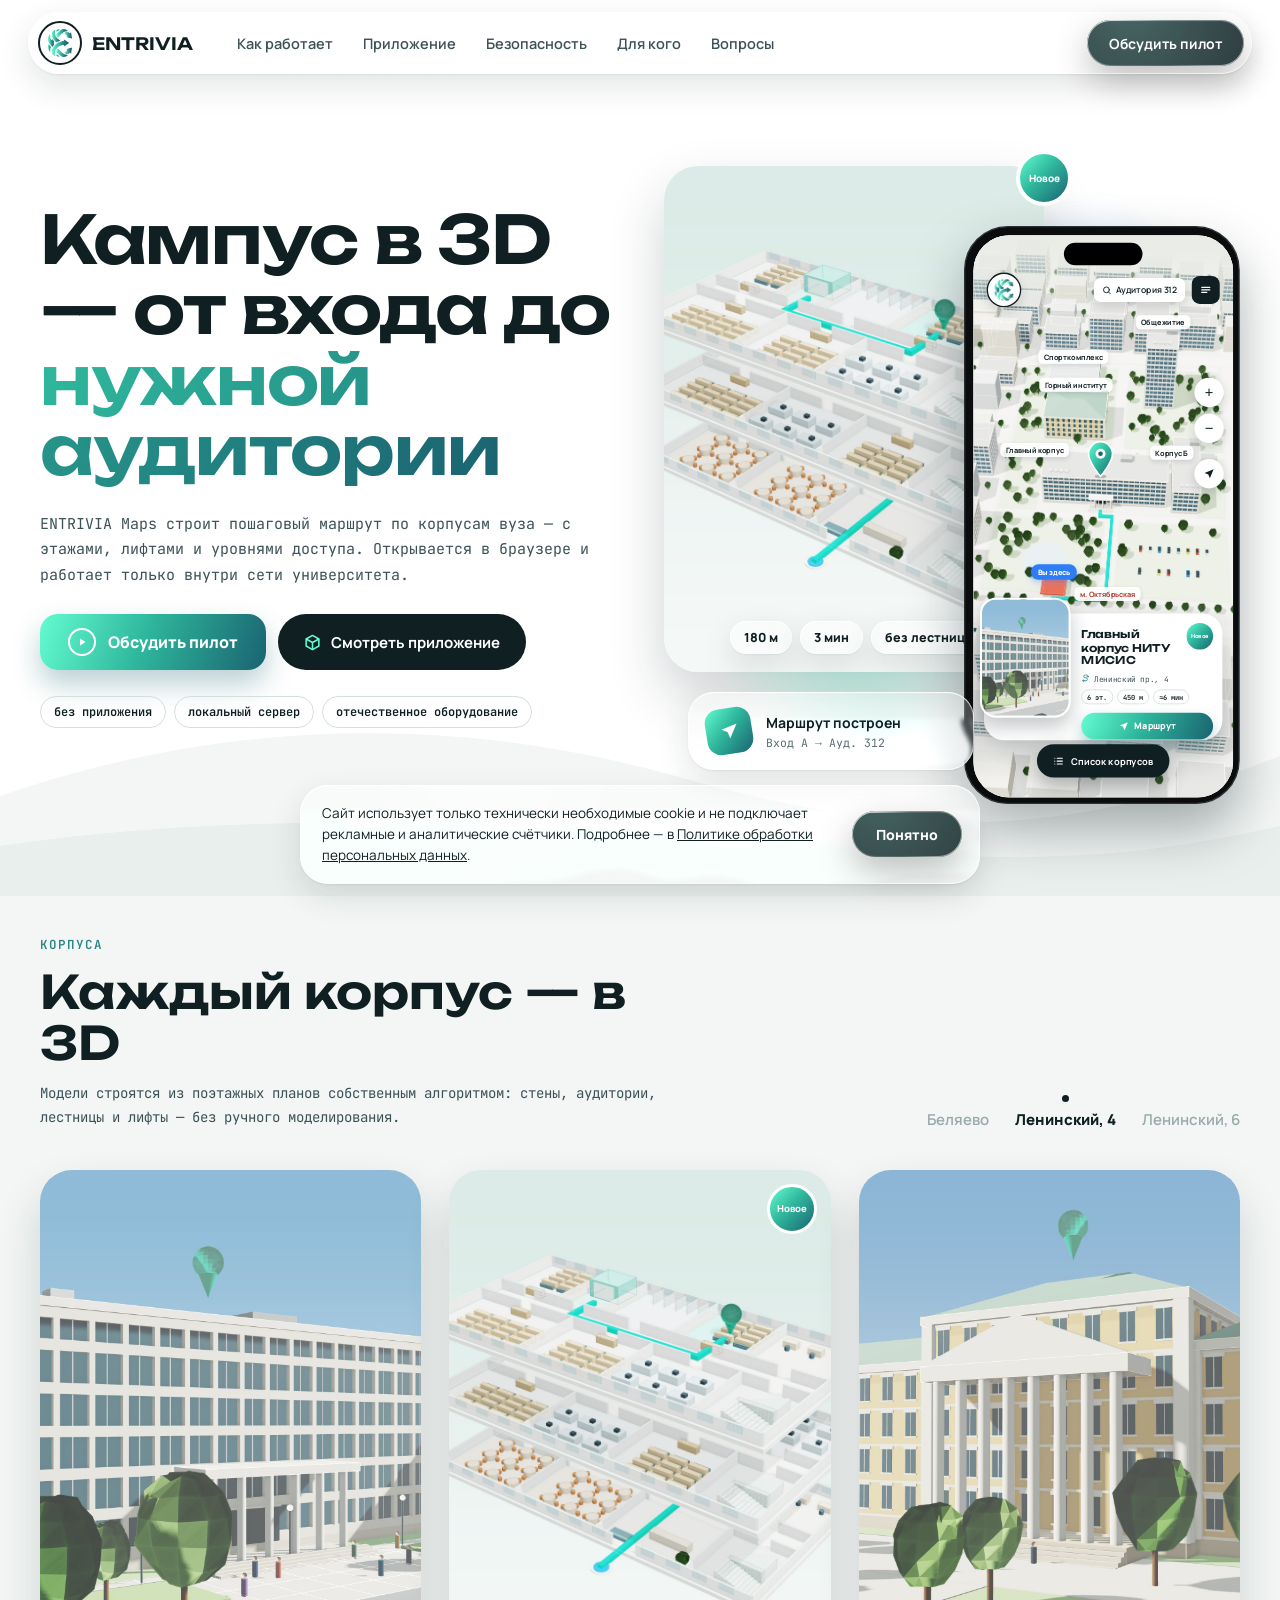
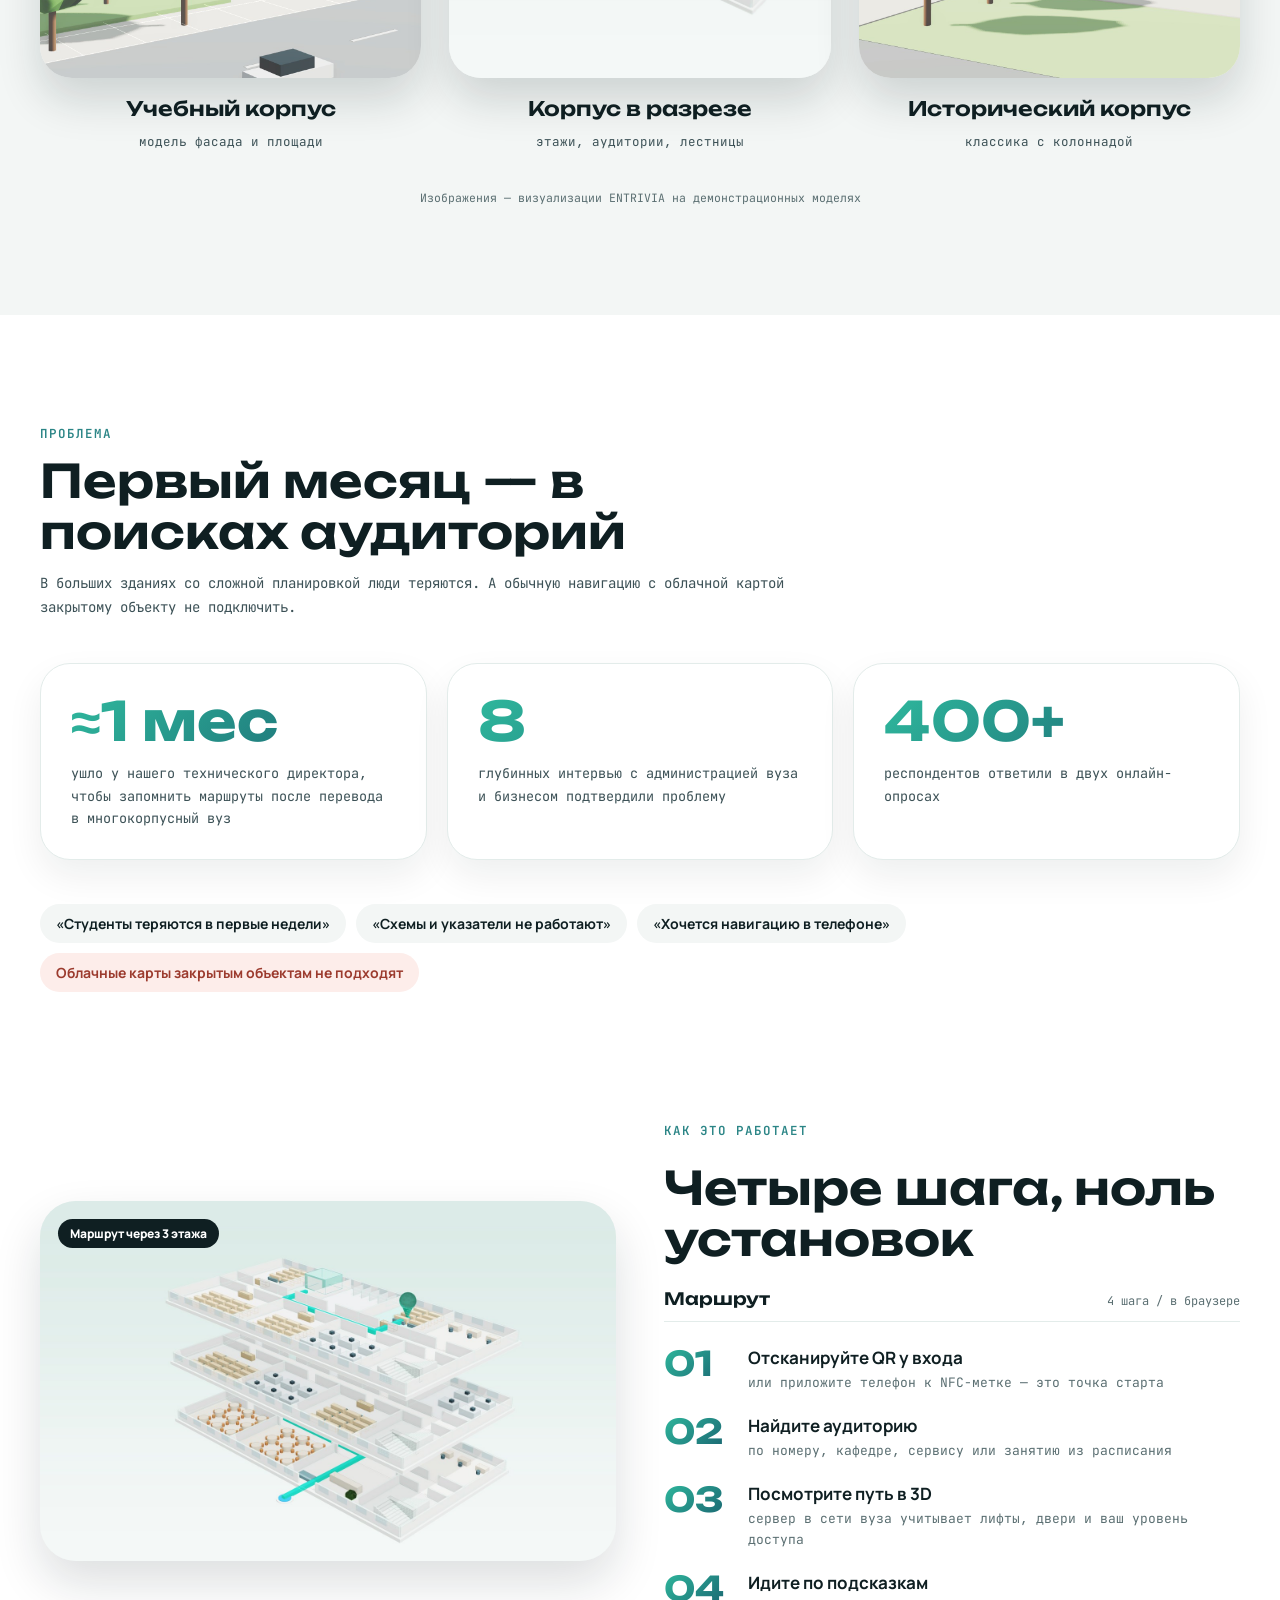
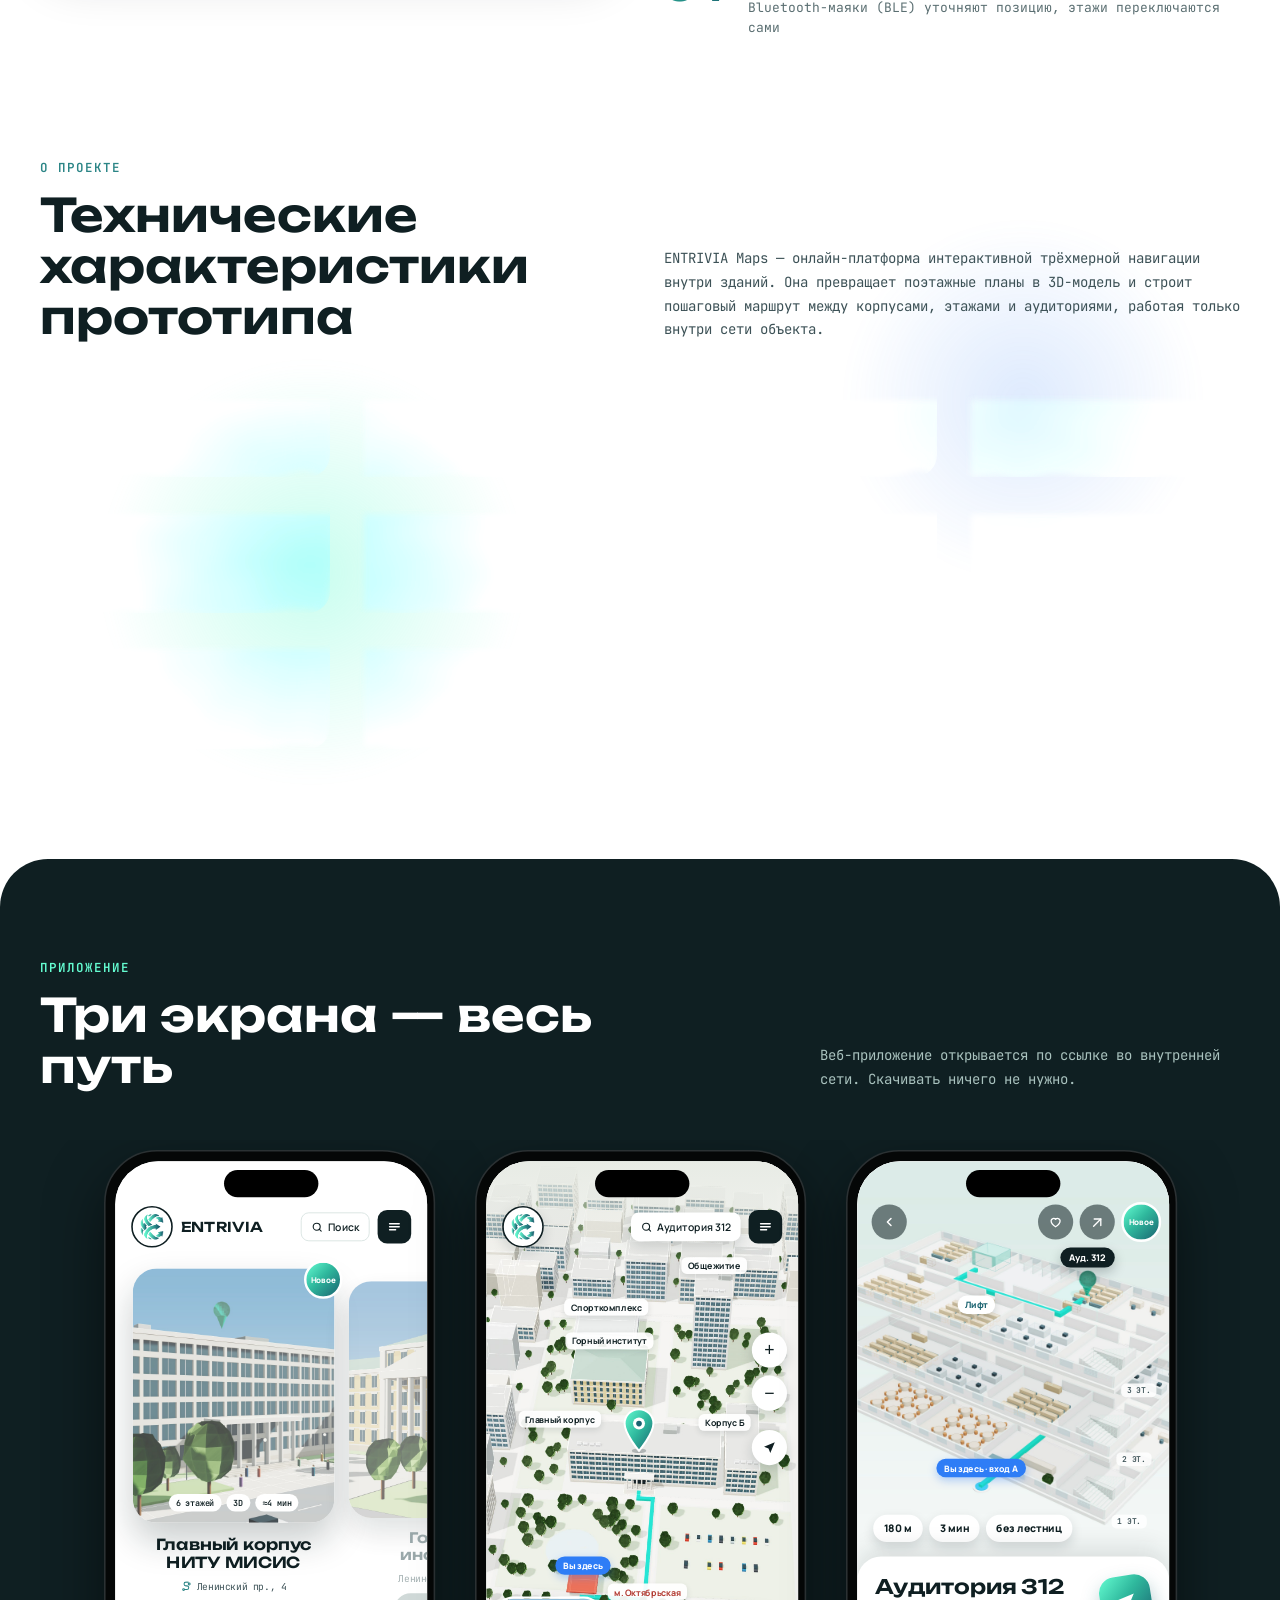
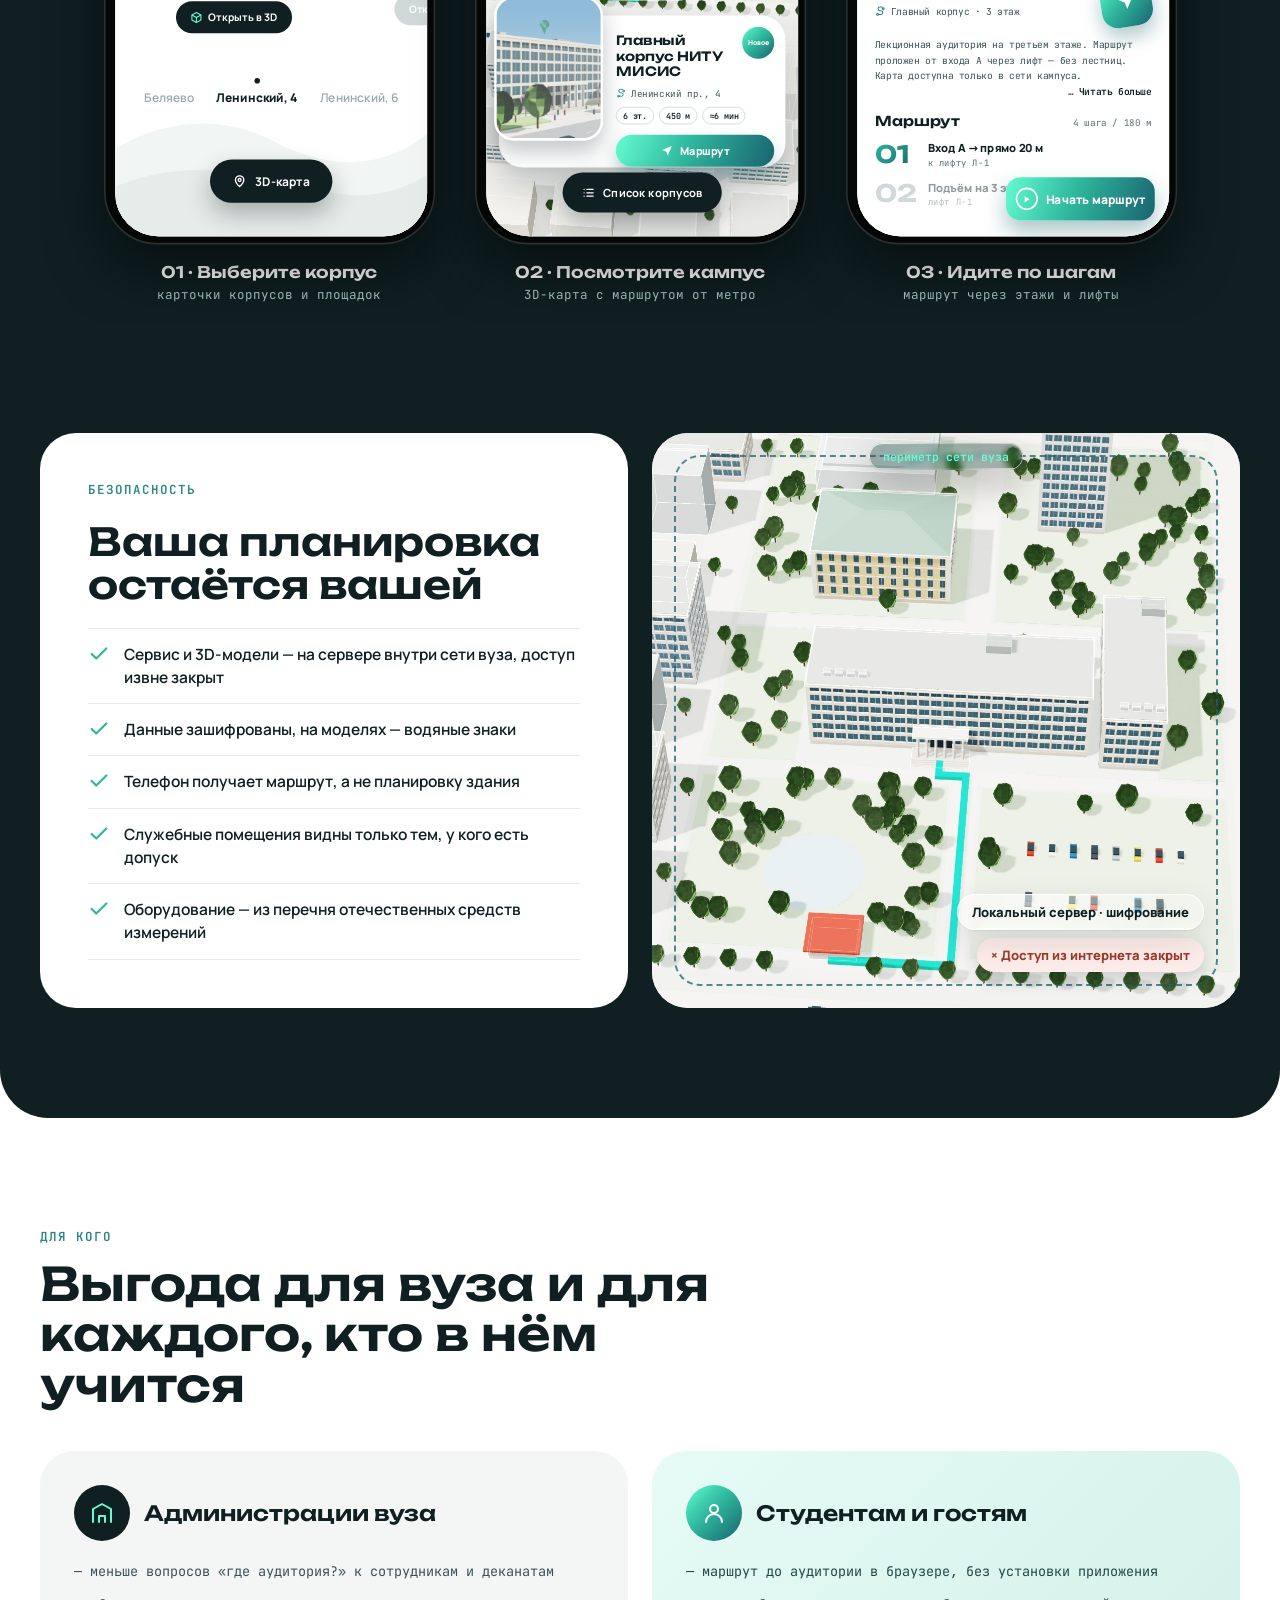
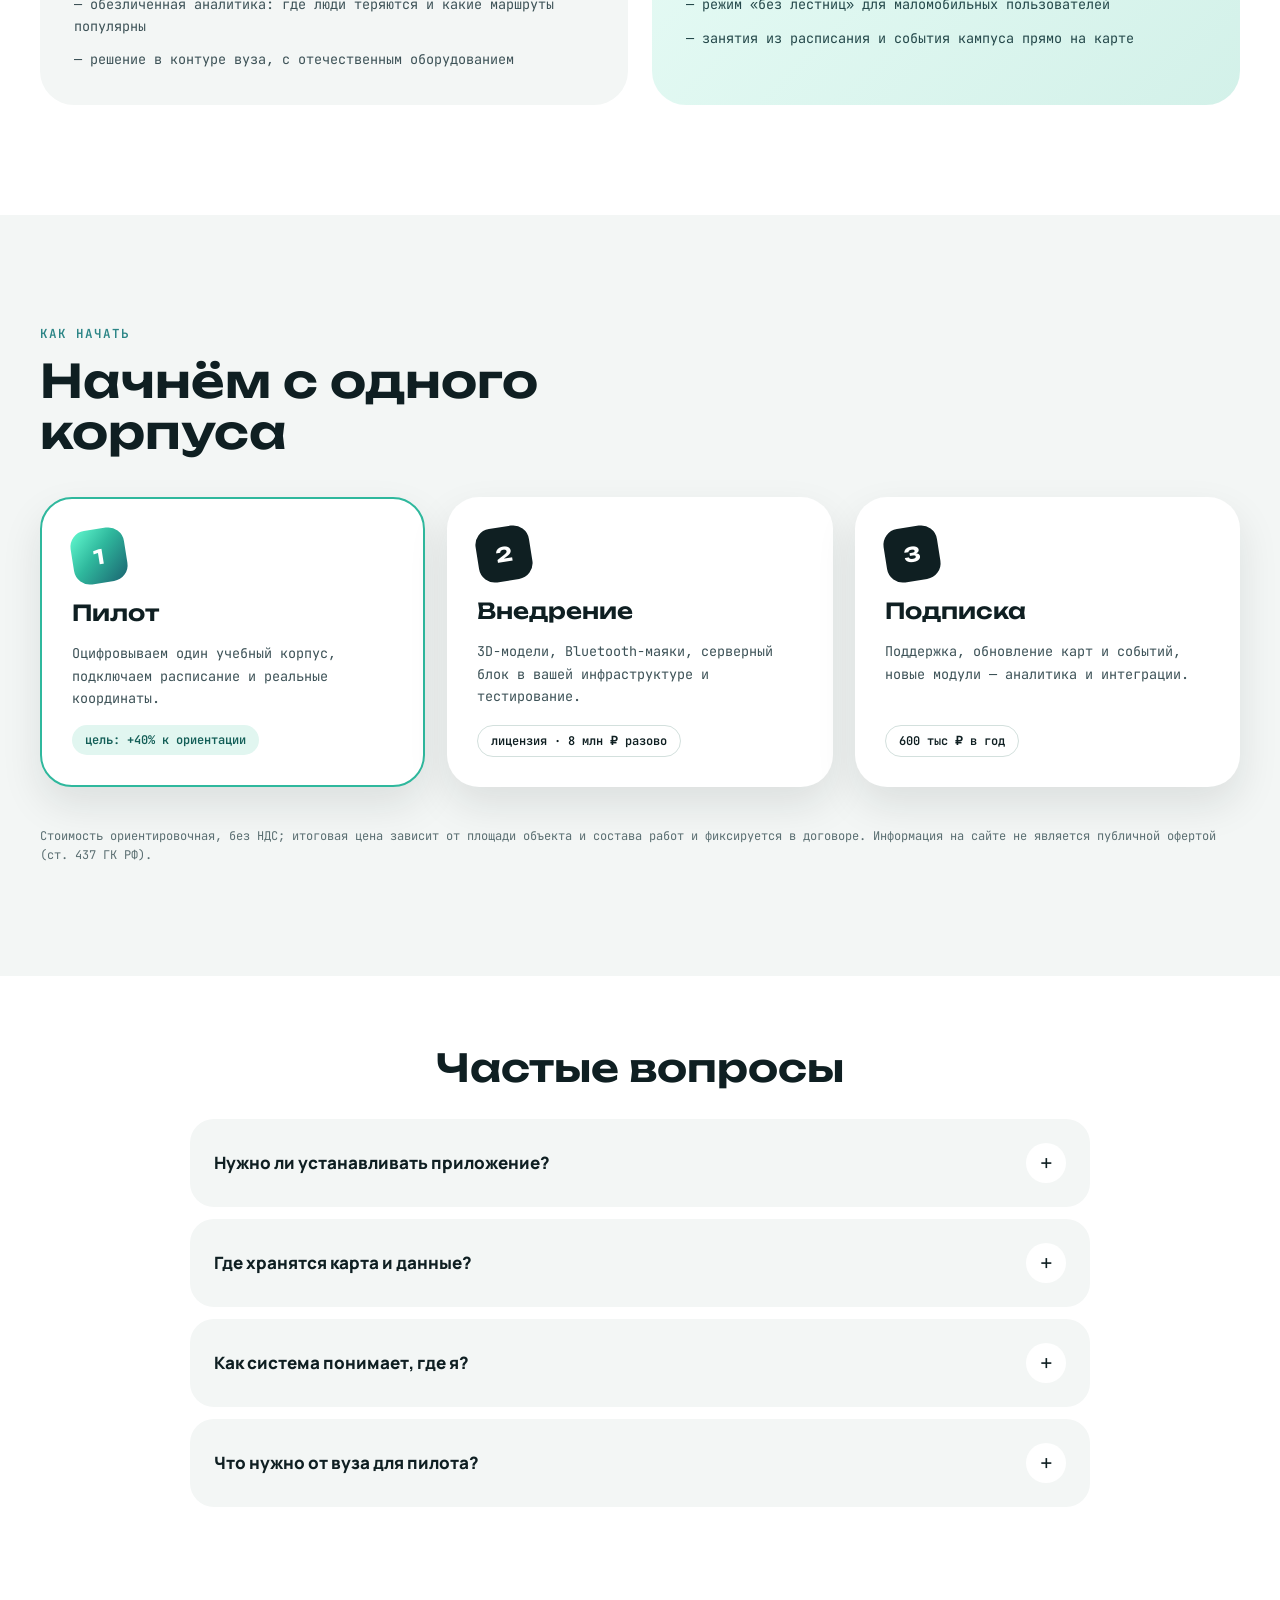
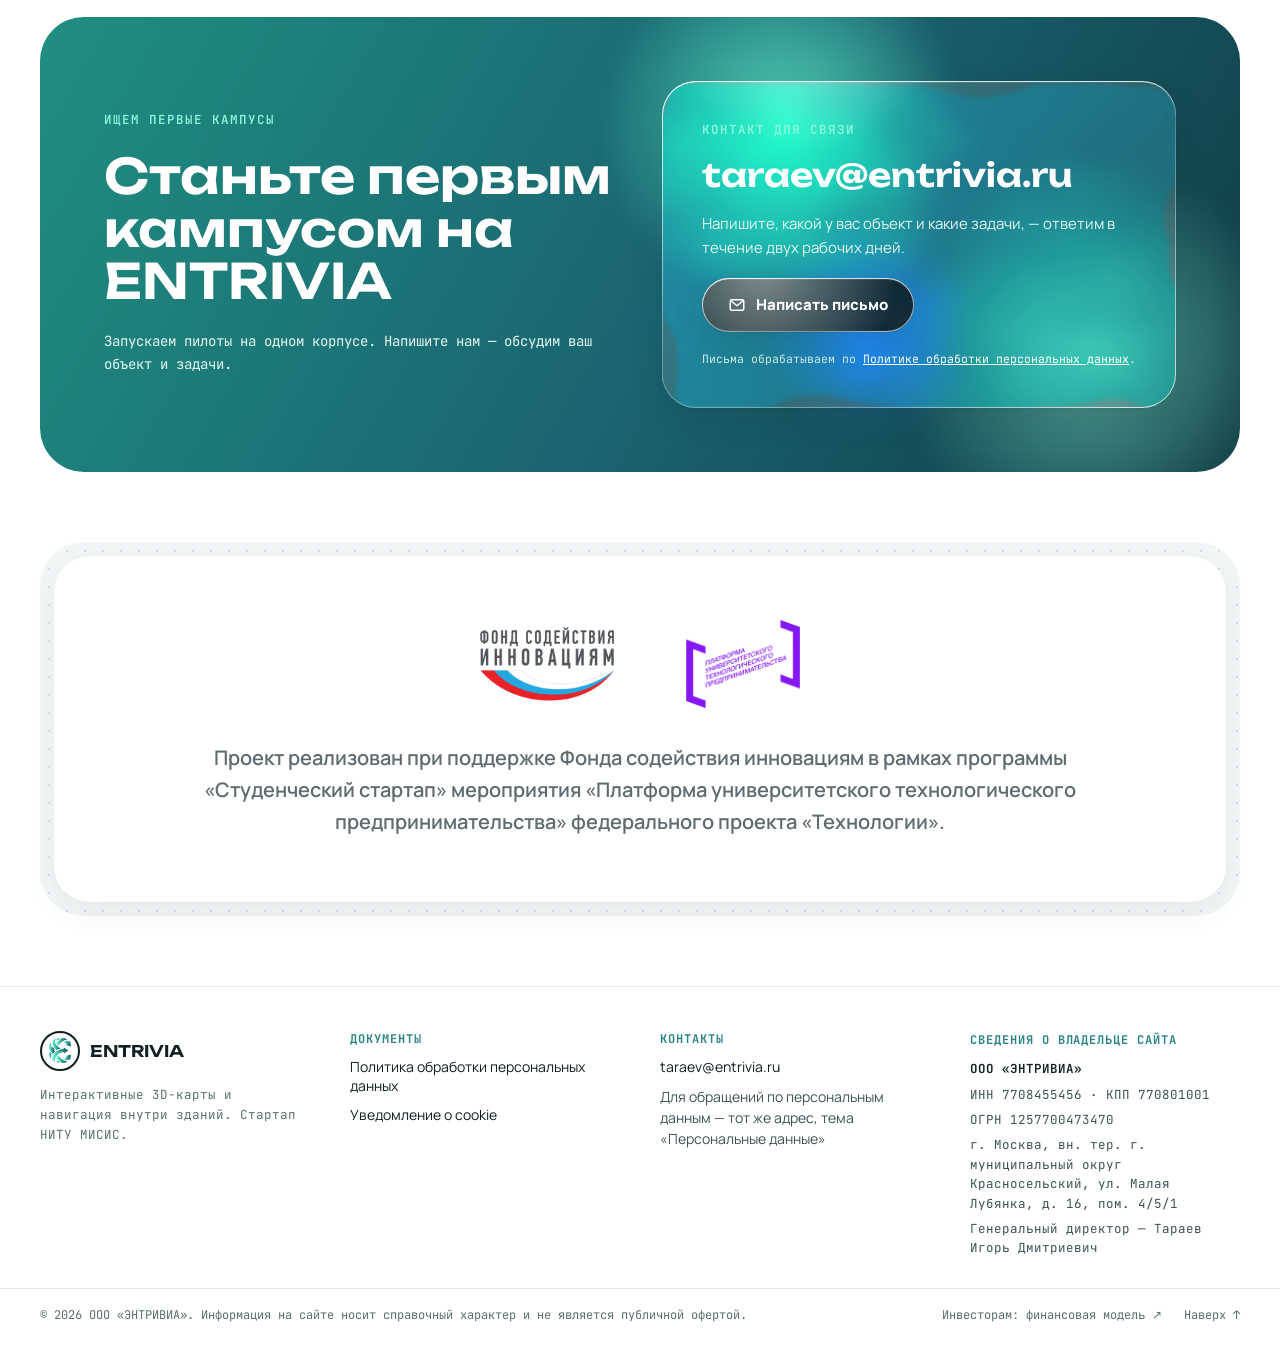
<file: index.html>
<!doctype html>
<html lang="ru">
<head>
<meta charset="utf-8">
<meta name="viewport" content="width=device-width, initial-scale=1">
<title>ENTRIVIA Maps — 3D-навигация по корпусам университета</title>
<meta name="description" content="Интерактивные 3D-карты и пошаговая навигация внутри зданий: маршрут до аудитории в браузере, сервер в сети вуза. Стартап НИТУ МИСИС.">
<link rel="canonical" href="https://entrivia.ru/">
<link rel="icon" type="image/png" href="favicon.png">
<meta property="og:type" content="website">
<meta property="og:locale" content="ru_RU">
<meta property="og:title" content="ENTRIVIA Maps — 3D-навигация по корпусам университета">
<meta property="og:description" content="Интерактивные 3D-карты и пошаговая навигация внутри зданий: маршрут до аудитории в браузере, сервер в сети вуза. Стартап НИТУ МИСИС.">
<meta property="og:url" content="https://entrivia.ru/">
<meta property="og:image" content="https://entrivia.ru/assets/img/korpus.jpg">
<meta name="theme-color" content="#0F1F22">
<link rel="stylesheet" href="assets/css/fonts.css">
<style>

body{margin:0;background:#FFFFFF}
html{scroll-behavior:smooth}
a{color:#0F1F22;text-decoration:none}a:hover{color:#1A6370}
.lift{transition:transform .5s cubic-bezier(.16,1,.3,1),box-shadow .5s}
.lift:hover{transform:translateY(-6px);box-shadow:0 30px 60px rgba(15,31,34,.18)}
.btn{transition:transform .3s,filter .3s}.btn:hover{transform:translateY(-2px);filter:brightness(1.06)}
.faq summary{list-style:none;cursor:pointer}.faq summary::-webkit-details-marker{display:none}
.faq details[open] .pm{transform:rotate(45deg);background:#0F1F22;color:#FFFFFF}
.pm{transition:transform .4s cubic-bezier(.16,1,.3,1),background .3s,color .3s}
.phones{scrollbar-width:none}.phones::-webkit-scrollbar{display:none}
@keyframes floatY{50%{transform:translateY(-10px)}}
.float{animation:floatY 6s ease-in-out infinite}
@media (max-width: 860px){.hide-sm{display:none !important}.nav-links{display:none !important}}
@media (prefers-reduced-motion: reduce){.float{animation:none}.lift,.btn,.pm{transition:none}}
/* ===== Liquid glass (по мотивам Glass-HQ/liquid-glass: преломление SVG-фильтром + блик + кромка) ===== */
.lg{position:relative;isolation:isolate;background:rgba(255,255,255,.26);-webkit-backdrop-filter:blur(12px) saturate(180%) brightness(1.05);backdrop-filter:blur(12px) saturate(180%) brightness(1.05);box-shadow:inset 0 1px 1px rgba(255,255,255,.9),inset 0 -1px 1px rgba(255,255,255,.35),0 1px 2px rgba(15,31,34,.06),0 12px 32px rgba(15,31,34,.12)}
.lg::before{content:"";position:absolute;inset:0;border-radius:inherit;pointer-events:none;z-index:-1;background:radial-gradient(220px circle at var(--mx,28%) var(--my,-20%),rgba(255,255,255,.62),rgba(255,255,255,0) 62%);opacity:.75;transition:opacity .4s}
.lg::after{content:"";position:absolute;inset:0;border-radius:inherit;pointer-events:none;padding:1.2px;background:linear-gradient(var(--la,135deg),rgba(255,255,255,.95),rgba(255,255,255,.08) 38%,rgba(255,255,255,.04) 62%,rgba(255,255,255,.7));-webkit-mask:linear-gradient(#000 0 0) content-box,linear-gradient(#000 0 0);-webkit-mask-composite:xor;mask:linear-gradient(#000 0 0) content-box exclude,linear-gradient(#000 0 0)}
.lg-dark{background:rgba(10,24,27,.38);color:#FFFFFF;box-shadow:inset 0 1px 1px rgba(255,255,255,.35),inset 0 -1px 1px rgba(255,255,255,.12),0 14px 34px rgba(0,0,0,.25)}
.lg-dark::before{background:radial-gradient(200px circle at var(--mx,28%) var(--my,-20%),rgba(160,255,230,.28),rgba(255,255,255,0) 62%)}
.lg-tint{background:rgba(214,250,240,.30)}
.lg-refract .lg{-webkit-backdrop-filter:blur(3px) saturate(185%) brightness(1.05);backdrop-filter:url(#lg-refract) blur(3px) saturate(185%) brightness(1.05)}
.lg-refract .lg-strong{backdrop-filter:url(#lg-refract-strong) blur(2px) saturate(190%) brightness(1.06)}
.lg-press{transition:transform .55s cubic-bezier(.34,1.56,.64,1),box-shadow .4s,background .3s}
.lg-press:hover{transform:scale(1.035)}
.lg-press:active{transform:scale(.94);transition-duration:.18s}
.lg-bar{max-width:1240px;transition:max-width .7s cubic-bezier(.34,1.3,.64,1),padding .5s,box-shadow .4s,background .4s}
.lg-header.scrolled .lg-bar{max-width:980px;background:rgba(255,255,255,.42)}
.lg-ind{position:absolute;top:50%;height:40px;margin-top:-20px;border-radius:999px;opacity:0;pointer-events:none;transition:left .6s cubic-bezier(.34,1.45,.64,1),width .6s cubic-bezier(.34,1.45,.64,1),opacity .3s,transform .6s cubic-bezier(.34,1.45,.64,1)}
.lg-ind.on{opacity:1}
.lg-ind.squish{transform:scaleY(.86) scaleX(1.06)}
.nav-links a{position:relative;z-index:1;padding:10px 14px;border-radius:999px}
@keyframes lgFloatA{0%,100%{transform:translate(0,0) scale(1)}33%{transform:translate(120px,-60px) scale(1.15)}66%{transform:translate(-80px,50px) scale(.9)}}
@keyframes lgFloatB{0%,100%{transform:translate(0,0) scale(1)}50%{transform:translate(-140px,40px) scale(1.2)}}
@keyframes lgIn{from{opacity:0;transform:translateY(24px) scale(.96);filter:blur(6px)}to{opacity:1;transform:none;filter:none}}
.lg-blob{position:absolute;border-radius:50%;filter:blur(8px);pointer-events:none}
.lg-cookie{animation:lgIn .9s cubic-bezier(.34,1.3,.64,1) both;animation-delay:.6s}
.lg-field{width:100%;box-sizing:border-box;height:52px;padding:0 18px;border-radius:16px;border:1px solid rgba(255,255,255,.45);background:rgba(255,255,255,.14);color:#FFFFFF;font:600 15px 'Manrope',sans-serif;outline:none;transition:border-color .3s,background .3s,box-shadow .3s}
.lg-field::placeholder{color:rgba(235,250,246,.82)}
.lg-field:focus{border-color:#FFFFFF;background:rgba(255,255,255,.22);box-shadow:0 0 0 4px rgba(100,252,209,.28)}
textarea.lg-field{height:110px;padding:14px 18px;resize:vertical}
.lg-check{flex:none;width:22px;height:22px;margin:1px 0 0;accent-color:#0F1F22;cursor:pointer}
.err{color:#FFE2DC;font:600 12.5px 'Manrope',sans-serif}
.btn-off{opacity:.55;cursor:not-allowed}
@media (prefers-reduced-motion: reduce){.lg-press,.lg-bar,.lg-ind{transition:none}.lg-blob,.lg-cookie{animation:none}}


[hidden]{display:none !important}
</style>
</head>
<body>
<div data-lg-root=""  style="font-family: 'Manrope', system-ui, sans-serif; color: #0F1F22; background: #FFFFFF; overflow-x: clip">
<svg width="0" height="0" aria-hidden="true" style="position: absolute">
<filter id="lg-refract" x="-10%" y="-10%" width="120%" height="120%" color-interpolation-filters="sRGB"><feTurbulence type="fractalNoise" baseFrequency="0.011 0.016" numOctaves="2" seed="7" result="n"></feTurbulence><feGaussianBlur in="n" stdDeviation="2.2" result="nb"></feGaussianBlur><feDisplacementMap in="SourceGraphic" in2="nb" scale="38" xChannelSelector="R" yChannelSelector="G"></feDisplacementMap></filter>
<filter id="lg-refract-strong" x="-10%" y="-10%" width="120%" height="120%" color-interpolation-filters="sRGB"><feTurbulence type="fractalNoise" baseFrequency="0.008 0.012" numOctaves="2" seed="21" result="n"></feTurbulence><feGaussianBlur in="n" stdDeviation="3" result="nb"></feGaussianBlur><feDisplacementMap in="SourceGraphic" in2="nb" scale="64" xChannelSelector="R" yChannelSelector="G"></feDisplacementMap></filter>
</svg>

<!-- ================= NAV: стеклянная капсула ================= -->
<header class="lg-header" style="position: sticky; top: 12px; z-index: 30; padding: 0 clamp(10px, 3vw, 28px); height: 0; overflow: visible">
<div class="lg lg-bar" style="margin: 0 auto; border-radius: 999px; padding: 8px 8px 8px 10px; display: flex; align-items: center; gap: 12px">
<a href="#top" aria-label="ENTRIVIA Maps — наверх" style="display: flex; align-items: center; gap: 10px">
<span style="width: 44px; height: 44px; border-radius: 50%; border: 2px solid #0F1F22; display: flex; align-items: center; justify-content: center; box-sizing: border-box; background: #FFFFFF"><img src="assets/img/mark.png" alt="" style="width: 24px; height: 28px; object-fit: contain"></span>
<span style="font-family: 'Unbounded', sans-serif; font-weight: 600; font-size: 17px">ENTRIVIA</span>
</a>
<nav class="nav-links" data-lg-nav="" aria-label="Разделы" style="position: relative; display: flex; gap: 2px; margin-left: 18px; font-size: 14.5px; font-weight: 600">
<span class="lg lg-ind" data-lg-ind="" aria-hidden="true"></span>
<a href="#how" style="color: #3D5257">Как работает</a>
<a href="#app" style="color: #3D5257">Приложение</a>
<a href="#security" style="color: #3D5257">Безопасность</a>
<a href="#who" style="color: #3D5257">Для кого</a>
<a href="#faq" style="color: #3D5257">Вопросы</a>
</nav>
<div style="flex-grow: 1"></div>
<a class="lg lg-dark lg-press" href="#contact" style="height: 46px; padding: 0 22px; border-radius: 999px; background: rgba(15,31,34,0.86); color: #FFFFFF; display: flex; align-items: center; font-size: 14px; font-weight: 700; white-space: nowrap">Обсудить пилот</a>
</div>
</header>
<div style="height: 84px"></div>

<main id="top">

<!-- ================= HERO ================= -->
<section style="position: relative; padding: clamp(40px, 6vw, 72px) 0 120px">
<svg width="100%" height="220" viewBox="0 0 1440 220" preserveAspectRatio="none" aria-hidden="true" style="position: absolute; left: 0; bottom: 0; display: block">
<path d="M0 120 C 260 40, 520 40, 760 100 S 1180 170, 1440 80 L 1440 220 L 0 220 Z" fill="#F3F6F5"></path>
<path d="M0 170 C 300 130, 600 150, 860 168 S 1240 190, 1440 150 L 1440 220 L 0 220 Z" fill="#E9EFED"></path>
</svg>
<div style="position: relative; max-width: 1240px; margin: 0 auto; padding: 0 clamp(20px, 4vw, 40px); display: grid; grid-template-columns: repeat(auto-fit, minmax(min(500px, 100%), 1fr)); gap: 48px; align-items: center">
<div style="display: flex; flex-direction: column; gap: 26px">

<h1 style="margin: 0; font-family: 'Unbounded', sans-serif; font-weight: 600; font-size: clamp(38px, 5.2vw, 72px); line-height: 1.06; letter-spacing: -0.02em">Кампус в 3D — от входа до <span style="background: linear-gradient(110deg, #2FB89D, #1A6370); -webkit-background-clip: text; background-clip: text; color: transparent">нужной аудитории</span></h1>
<p style="margin: 0; max-width: 560px; font-family: 'JetBrains Mono', monospace; font-size: 15px; line-height: 1.7; color: #3D5257">ENTRIVIA Maps строит пошаговый маршрут по корпусам вуза — с этажами, лифтами и уровнями доступа. Открывается в браузере и работает только внутри сети университета.</p>
<div style="display: flex; flex-wrap: wrap; gap: 12px">
<a class="btn" href="mailto:taraev@entrivia.ru?subject=%D0%9F%D0%B8%D0%BB%D0%BE%D1%82%20ENTRIVIA%20Maps" style="height: 56px; padding: 0 28px; border-radius: 18px; background: linear-gradient(110deg, #64FCD1 0%, #2FB89D 45%, #1A6370 100%); color: #FFFFFF; display: flex; align-items: center; gap: 12px; font-size: 16px; font-weight: 800; box-shadow: 0 14px 28px rgba(26,99,112,0.3)">
<span style="width: 28px; height: 28px; border-radius: 50%; border: 2px solid #FFFFFF; display: flex; align-items: center; justify-content: center; box-sizing: border-box"><svg width="12" height="12" viewBox="0 0 24 24" fill="#FFFFFF"><path d="M8 5v14l11-7z"></path></svg></span>Обсудить пилот</a>
<a class="btn" href="#app" style="height: 56px; padding: 0 26px; border-radius: 999px; background: #0F1F22; color: #FFFFFF; display: flex; align-items: center; gap: 10px; font-size: 15px; font-weight: 700">
<svg width="17" height="17" viewBox="0 0 24 24" fill="none" stroke="#64FCD1" stroke-width="2.2" stroke-linejoin="round"><path d="M12 2 3 7v10l9 5 9-5V7z"></path><path d="M3 7l9 5 9-5M12 12v10"></path></svg>Смотреть приложение</a>
</div>
<div style="display: flex; flex-wrap: wrap; gap: 8px">
<span style="padding: 7px 13px; border-radius: 999px; border: 1px solid #D3E0DD; font-family: 'JetBrains Mono', monospace; font-size: 12px; font-weight: 600">без приложения</span>
<span style="padding: 7px 13px; border-radius: 999px; border: 1px solid #D3E0DD; font-family: 'JetBrains Mono', monospace; font-size: 12px; font-weight: 600">локальный сервер</span>
<span style="padding: 7px 13px; border-radius: 999px; border: 1px solid #D3E0DD; font-family: 'JetBrains Mono', monospace; font-size: 12px; font-weight: 600">отечественное оборудование</span>
</div>
</div>

<div style="position: relative; height: 620px; max-width: 600px; width: 100%; justify-self: center">
<div class="lg-blob" aria-hidden="true" style="left: 40px; top: 300px; width: 300px; height: 300px; background: radial-gradient(circle, rgba(100,252,209,0.55), rgba(100,252,209,0) 70%); animation: lgFloatA 18s ease-in-out infinite"></div>
<div class="lg-blob" aria-hidden="true" style="right: 20px; top: 40px; width: 260px; height: 260px; background: radial-gradient(circle, rgba(46,125,246,0.28), rgba(46,125,246,0) 70%); animation: lgFloatB 22s ease-in-out infinite"></div>
<div class="lift" style="position: absolute; left: 0; top: 10px; width: 380px; max-width: 100%; height: 506px; border-radius: 34px; overflow: hidden; box-shadow: 0 26px 56px rgba(15,31,34,0.2)">
<img src="assets/img/floors.jpg" alt="Корпус в разрезе: три этажа и маршрут от входа через лифт до аудитории 312" style="width: 100%; height: 100%; object-fit: cover; display: block">
<div style="position: absolute; left: 0; right: 0; bottom: 18px; display: flex; justify-content: center; gap: 8px">
<span class="lg lg-press" style="padding: 8px 14px; border-radius: 999px; font-size: 12.5px; font-weight: 800">180 м</span>
<span class="lg lg-press" style="padding: 8px 14px; border-radius: 999px; font-size: 12.5px; font-weight: 800">3 мин</span>
<span class="lg lg-press" style="padding: 8px 14px; border-radius: 999px; font-size: 12.5px; font-weight: 800">без лестниц</span>
</div>
</div>
<div style="position: absolute; left: 352px; top: -6px; width: 56px; height: 56px; border-radius: 50%; border: 4px solid #FFFFFF; box-sizing: border-box; background: linear-gradient(135deg, #64FCD1 0%, #2FB89D 45%, #1A6370 100%); color: #FFFFFF; font-size: 10px; font-weight: 800; display: flex; align-items: center; justify-content: center">Новое</div>
<div class="hide-sm float" style="position: absolute; right: 0; top: 70px; width: 276px; height: 573px">
<div style="width: 414px; height: 868px; transform: scale(0.666); transform-origin: top left; box-sizing: border-box; padding: 12px; border-radius: 66px; background: #0A0C0D; border: 2px solid #2B3133; box-shadow: 0 40px 80px rgba(15,31,34,0.35)">
<div style="position: relative; width: 390px; height: 844px; border-radius: 54px; overflow: hidden; background: #E7EBE4">
<div style="position: relative; width: 390px; height: 844px; overflow: hidden; background: #E7EBE4; font-family: 'Manrope', system-ui, sans-serif; color: #0F1F22">
<img src="assets/img/campus.jpg" alt="3D-карта кампуса НИТУ МИСИС с маршрутом от метро до главного корпуса" style="position: absolute; left: 0; top: 0; width: 390px; height: 844px; object-fit: cover; display: block">

<div style="position: absolute; left: 0; right: 0; top: 0; height: 130px; background: linear-gradient(180deg, rgba(231,235,228,0.92) 0%, rgba(231,235,228,0) 100%)"></div>

<div style="position: absolute; left: 20px; right: 20px; top: 56px; display: flex; align-items: center; gap: 10px">
<div style="width: 52px; height: 52px; border-radius: 50%; background: #FFFFFF; border: 2px solid #0F1F22; display: flex; align-items: center; justify-content: center; box-sizing: border-box; box-shadow: 0 6px 16px rgba(15,31,34,0.14)">
<img src="assets/img/mark.png" alt="ENTRIVIA" style="width: 28px; height: 32px; object-fit: contain">
</div>
<div style="flex-grow: 1"></div>
<button type="button" aria-label="Поиск" style="height: 36px; padding: 0 12px; border-radius: 10px; border: none; background: #FFFFFF; display: flex; align-items: center; gap: 6px; font-family: 'Manrope', sans-serif; font-size: 13px; font-weight: 600; color: #0F1F22; box-shadow: 0 6px 16px rgba(15,31,34,0.14)">
<svg width="15" height="15" viewBox="0 0 24 24" fill="none" stroke="currentColor" stroke-width="2.2" stroke-linecap="round"><circle cx="11" cy="11" r="7"></circle><path d="m20 20-4-4"></path></svg>Аудитория 312</button>
<button type="button" aria-label="Меню" style="width: 42px; height: 42px; border-radius: 12px; border: none; background: #0F1F22; display: flex; align-items: center; justify-content: center">
<svg width="18" height="18" viewBox="0 0 24 24" fill="none" stroke="#FFFFFF" stroke-width="2.4" stroke-linecap="round"><path d="M4 7h16M4 12h16M4 17h10"></path></svg></button>
</div>

<span style="position: absolute; left: 285px; top: 120px; transform: translateX(-50%); padding: 3px 8px; border-radius: 7px; background: rgba(255,255,255,0.92); font-size: 11px; font-weight: 700; white-space: nowrap; box-shadow: 0 3px 8px rgba(15,31,34,0.12)">Общежитие</span>
<span style="position: absolute; left: 150px; top: 172px; transform: translateX(-50%); padding: 3px 8px; border-radius: 7px; background: rgba(255,255,255,0.92); font-size: 11px; font-weight: 700; white-space: nowrap; box-shadow: 0 3px 8px rgba(15,31,34,0.12)">Спорткомплекс</span>
<span style="position: absolute; left: 154px; top: 214px; transform: translateX(-50%); padding: 3px 8px; border-radius: 7px; background: rgba(255,255,255,0.92); font-size: 11px; font-weight: 700; white-space: nowrap; box-shadow: 0 3px 8px rgba(15,31,34,0.12)">Горный институт</span>
<span style="position: absolute; left: 298px; top: 316px; transform: translateX(-50%); padding: 3px 8px; border-radius: 7px; background: rgba(255,255,255,0.92); font-size: 11px; font-weight: 700; white-space: nowrap; box-shadow: 0 3px 8px rgba(15,31,34,0.12)">Корпус Б</span>
<span style="position: absolute; left: 92px; top: 312px; transform: translateX(-50%); padding: 3px 8px; border-radius: 7px; background: rgba(255,255,255,0.92); font-size: 11px; font-weight: 700; white-space: nowrap; box-shadow: 0 3px 8px rgba(15,31,34,0.12)">Главный корпус</span>
<span style="position: absolute; left: 121px; top: 494px; transform: translateX(-50%); padding: 4px 10px; border-radius: 999px; background: #2E7DF6; color: #FFFFFF; font-size: 11px; font-weight: 800; white-space: nowrap; box-shadow: 0 4px 10px rgba(46,125,246,0.35)">Вы здесь</span>
<span style="position: absolute; left: 152px; top: 528px; padding: 3px 8px; border-radius: 7px; background: rgba(255,255,255,0.92); font-size: 11px; font-weight: 700; white-space: nowrap; color: #B23A31; box-shadow: 0 3px 8px rgba(15,31,34,0.12)">м. Октябрьская</span>

<div style="position: absolute; left: 169px; top: 307px; width: 44px; height: 58px">
<svg width="44" height="58" viewBox="0 0 44 58" aria-label="Главный корпус, цель маршрута">
<defs><linearGradient id="pinG" x1="0" y1="0" x2="1" y2="1"><stop offset="0" stop-color="#64FCD1"></stop><stop offset="0.5" stop-color="#2FB89D"></stop><stop offset="1" stop-color="#1A6370"></stop></linearGradient></defs>
<ellipse cx="22" cy="55" rx="9" ry="3" fill="rgba(15,31,34,0.25)"></ellipse>
<path d="M22 55C22 55 4 34 4 21a18 18 0 0 1 36 0c0 13-18 34-18 34z" fill="url(#pinG)" stroke="#FFFFFF" stroke-width="2.5"></path>
<circle cx="22" cy="21" r="7.5" fill="#FFFFFF"></circle>
<circle cx="22" cy="21" r="3.5" fill="#1A6370"></circle>
</svg>
</div>

<div style="position: absolute; left: 332px; top: 214px; display: flex; flex-direction: column; gap: 10px">
<button type="button" aria-label="Приблизить" style="width: 44px; height: 44px; border-radius: 50%; border: none; background: #FFFFFF; box-shadow: 0 6px 16px rgba(15,31,34,0.16); font-size: 22px; font-weight: 500; color: #0F1F22">+</button>
<button type="button" aria-label="Отдалить" style="width: 44px; height: 44px; border-radius: 50%; border: none; background: #FFFFFF; box-shadow: 0 6px 16px rgba(15,31,34,0.16); font-size: 22px; font-weight: 500; color: #0F1F22">−</button>
<button type="button" aria-label="Моё местоположение" style="width: 44px; height: 44px; border-radius: 50%; border: none; background: #FFFFFF; box-shadow: 0 6px 16px rgba(15,31,34,0.16); margin-top: 14px; display: flex; align-items: center; justify-content: center">
<svg width="18" height="18" viewBox="0 0 24 24" fill="#0F1F22"><path d="M21 3 3 10.5l7.5 3 3 7.5z"></path></svg></button>
</div>

<div style="position: absolute; left: 16px; top: 568px; width: 358px; height: 190px; border-radius: 30px; background: #FFFFFF; box-shadow: 0 22px 46px rgba(15,31,34,0.24)">
<div style="position: absolute; left: -6px; top: -24px; width: 136px; height: 180px; border-radius: 24px; overflow: hidden; box-shadow: 0 14px 28px rgba(15,31,34,0.25); border: 3px solid #FFFFFF; box-sizing: border-box">
<img src="assets/img/korpus.jpg" alt="3D-модель главного корпуса" style="width: 136px; height: 180px; object-fit: cover; object-position: 30% 55%; display: block">
</div>
<div style="position: absolute; right: 14px; top: 14px; width: 40px; height: 40px; border-radius: 50%; background: linear-gradient(135deg, #64FCD1 0%, #2FB89D 45%, #1A6370 100%); display: flex; align-items: center; justify-content: center; font-size: 8.5px; font-weight: 800; color: #FFFFFF">Новое</div>
<div style="position: absolute; left: 146px; top: 22px; right: 14px; display: flex; flex-direction: column; gap: 9px">
<div style="font-family: 'Unbounded', sans-serif; font-weight: 600; font-size: 16px; line-height: 1.22; padding-right: 36px">Главный корпус НИТУ МИСИС</div>
<div style="display: flex; align-items: center; gap: 6px; font-family: 'JetBrains Mono', monospace; font-size: 11.5px; color: #3D5257">
<svg width="13" height="13" viewBox="0 0 24 24" fill="none" stroke="#2B8586" stroke-width="2.2" stroke-linecap="round" stroke-linejoin="round"><circle cx="6" cy="18" r="2"></circle><circle cx="18" cy="6" r="2"></circle><path d="M8 18h5a4 4 0 0 0 0-8h-2a4 4 0 0 1 0-8h5"></path></svg>Ленинский пр., 4</div>
<div style="display: flex; gap: 6px">
<span style="padding: 3px 8px; border-radius: 999px; border: 1px solid #C9D6D3; font-family: 'JetBrains Mono', monospace; font-size: 10.5px; font-weight: 600">6 эт.</span>
<span style="padding: 3px 8px; border-radius: 999px; border: 1px solid #C9D6D3; font-family: 'JetBrains Mono', monospace; font-size: 10.5px; font-weight: 600">450 м</span>
<span style="padding: 3px 8px; border-radius: 999px; border: 1px solid #C9D6D3; font-family: 'JetBrains Mono', monospace; font-size: 10.5px; font-weight: 600">≈6 мин</span>
</div>
<a href="#app" tabindex="-1" style="margin-top: 4px; height: 40px; border-radius: 999px; background: linear-gradient(110deg, #64FCD1 0%, #2FB89D 45%, #1A6370 100%); color: #FFFFFF; display: flex; align-items: center; justify-content: center; gap: 8px; font-size: 13.5px; font-weight: 800; text-decoration: none; box-shadow: 0 10px 20px rgba(26,99,112,0.3)">
<svg width="16" height="16" viewBox="0 0 24 24" fill="#FFFFFF"><path d="M21 3 3 10.5l7.5 3 3 7.5z"></path></svg>Маршрут</a>
</div>
</div>

<a href="#app" tabindex="-1" style="position: absolute; left: 50%; bottom: 30px; transform: translateX(-50%); height: 50px; padding: 0 24px; border-radius: 999px; background: #0F1F22; color: #FFFFFF; display: flex; align-items: center; gap: 10px; font-size: 14px; font-weight: 700; text-decoration: none; box-shadow: 0 14px 30px rgba(15,31,34,0.3); white-space: nowrap">
<svg width="17" height="17" viewBox="0 0 24 24" fill="none" stroke="#FFFFFF" stroke-width="2.2" stroke-linecap="round"><path d="M9 6h11M9 12h11M9 18h11M4 6h.01M4 12h.01M4 18h.01"></path></svg>Список корпусов</a>

</div>
<div style="position: absolute; left: 136px; top: 11px; width: 118px; height: 34px; border-radius: 20px; background: #000000"></div>
</div>
</div>
</div>
<div class="hide-sm lg lg-strong" style="position: absolute; left: 24px; bottom: 6px; width: 250px; padding: 16px 18px; border-radius: 26px; display: flex; align-items: center; gap: 14px">
<span style="flex: none; width: 46px; height: 46px; border-radius: 14px; transform: rotate(-9deg); background: linear-gradient(135deg, #64FCD1 0%, #2FB89D 45%, #1A6370 100%); display: flex; align-items: center; justify-content: center"><svg width="20" height="20" viewBox="0 0 24 24" fill="#FFFFFF" style="transform: rotate(9deg)"><path d="M21 3 3 10.5l7.5 3 3 7.5z"></path></svg></span>
<span style="display: flex; flex-direction: column; gap: 3px"><b style="font-size: 14px">Маршрут построен</b><span style="font-family: 'JetBrains Mono', monospace; font-size: 11.5px; color: #5B6F72">Вход А → Ауд. 312</span></span>
</div>
</div>
</div>
</section>

<!-- ================= КОРПУСА ================= -->
<section style="background: #F3F6F5; padding: 40px 0 110px">
<div style="max-width: 1240px; margin: 0 auto; padding: 0 clamp(20px, 4vw, 40px); display: flex; flex-direction: column; gap: 40px">
<div style="display: flex; flex-wrap: wrap; align-items: flex-end; justify-content: space-between; gap: 24px">
<div style="display: flex; flex-direction: column; gap: 14px; max-width: 640px">
<span style="font-family: 'JetBrains Mono', monospace; font-size: 12.5px; font-weight: 600; color: #2B8586; text-transform: uppercase; letter-spacing: 0.08em">Корпуса</span>
<h2 style="margin: 0; font-family: 'Unbounded', sans-serif; font-weight: 600; font-size: clamp(28px, 3.6vw, 48px); line-height: 1.1">Каждый корпус — в 3D</h2>
<p style="margin: 0; font-family: 'JetBrains Mono', monospace; font-size: 14px; line-height: 1.7; color: #3D5257">Модели строятся из поэтажных планов собственным алгоритмом: стены, аудитории, лестницы и лифты — без ручного моделирования.</p>
</div>
<div style="display: flex; align-items: flex-end; gap: 26px; font-size: 15px; font-weight: 600; white-space: nowrap">
<span style="color: #9AA9AB">Беляево</span>
<span style="display: flex; flex-direction: column; align-items: center; gap: 7px; font-weight: 800"><span style="width: 7px; height: 7px; border-radius: 50%; background: #0F1F22"></span>Ленинский, 4</span>
<span style="color: #9AA9AB">Ленинский, 6</span>
</div>
</div>
<div style="display: grid; grid-template-columns: repeat(auto-fit, minmax(min(300px, 100%), 1fr)); gap: 28px">
<article style="display: flex; flex-direction: column; align-items: center; gap: 12px">
<div class="lift" style="position: relative; width: 100%; aspect-ratio: 3 / 4; border-radius: 32px; overflow: hidden; box-shadow: 0 22px 44px rgba(15,31,34,0.16)">
<img src="assets/img/korpus.jpg" alt="3D-модель учебного корпуса с колоннадой и площадью" style="width: 100%; height: 100%; object-fit: cover; display: block">
<div style="position: absolute; left: 0; right: 0; bottom: 16px; display: flex; justify-content: center; gap: 6px"><span class="lg" style="padding: 6px 11px; border-radius: 999px; font-family: 'JetBrains Mono', monospace; font-size: 11px; font-weight: 600">6 этажей</span><span class="lg" style="padding: 6px 11px; border-radius: 999px; font-family: 'JetBrains Mono', monospace; font-size: 11px; font-weight: 600">фасад</span><span class="lg" style="padding: 6px 11px; border-radius: 999px; font-family: 'JetBrains Mono', monospace; font-size: 11px; font-weight: 600">3D</span></div>
</div>
<h3 style="margin: 6px 0 0; font-family: 'Unbounded', sans-serif; font-weight: 600; font-size: 20px; text-align: center">Учебный корпус</h3>
<span style="font-family: 'JetBrains Mono', monospace; font-size: 12.5px; color: #3D5257">модель фасада и площади</span>
</article>
<article style="display: flex; flex-direction: column; align-items: center; gap: 12px">
<div class="lift" style="position: relative; width: 100%; aspect-ratio: 3 / 4; border-radius: 32px; overflow: hidden; box-shadow: 0 22px 44px rgba(15,31,34,0.16)">
<img src="assets/img/floors.jpg" alt="Три этажа корпуса в разрезе с маршрутом" style="width: 100%; height: 100%; object-fit: cover; display: block">
<div style="position: absolute; right: 14px; top: 14px; width: 50px; height: 50px; border-radius: 50%; border: 3px solid #FFFFFF; box-sizing: border-box; background: linear-gradient(135deg, #64FCD1 0%, #2FB89D 45%, #1A6370 100%); color: #FFFFFF; font-size: 9.5px; font-weight: 800; display: flex; align-items: center; justify-content: center">Новое</div>
<div style="position: absolute; left: 0; right: 0; bottom: 16px; display: flex; justify-content: center; gap: 6px"><span class="lg" style="padding: 6px 11px; border-radius: 999px; font-family: 'JetBrains Mono', monospace; font-size: 11px; font-weight: 600">3 этажа</span><span class="lg" style="padding: 6px 11px; border-radius: 999px; font-family: 'JetBrains Mono', monospace; font-size: 11px; font-weight: 600">маршрут</span><span class="lg" style="padding: 6px 11px; border-radius: 999px; font-family: 'JetBrains Mono', monospace; font-size: 11px; font-weight: 600">лифт</span></div>
</div>
<h3 style="margin: 6px 0 0; font-family: 'Unbounded', sans-serif; font-weight: 600; font-size: 20px; text-align: center">Корпус в разрезе</h3>
<span style="font-family: 'JetBrains Mono', monospace; font-size: 12.5px; color: #3D5257">этажи, аудитории, лестницы</span>
</article>
<article style="display: flex; flex-direction: column; align-items: center; gap: 12px">
<div class="lift" style="position: relative; width: 100%; aspect-ratio: 3 / 4; border-radius: 32px; overflow: hidden; box-shadow: 0 22px 44px rgba(15,31,34,0.16)">
<img src="assets/img/historic.jpg" alt="3D-модель исторического корпуса с портиком и колоннадой" style="width: 100%; height: 100%; object-fit: cover; display: block">
<div style="position: absolute; left: 0; right: 0; bottom: 16px; display: flex; justify-content: center; gap: 6px"><span class="lg" style="padding: 6px 11px; border-radius: 999px; font-family: 'JetBrains Mono', monospace; font-size: 11px; font-weight: 600">4 этажа</span><span class="lg" style="padding: 6px 11px; border-radius: 999px; font-family: 'JetBrains Mono', monospace; font-size: 11px; font-weight: 600">портик</span><span class="lg" style="padding: 6px 11px; border-radius: 999px; font-family: 'JetBrains Mono', monospace; font-size: 11px; font-weight: 600">3D</span></div>
</div>
<h3 style="margin: 6px 0 0; font-family: 'Unbounded', sans-serif; font-weight: 600; font-size: 20px; text-align: center">Исторический корпус</h3>
<span style="font-family: 'JetBrains Mono', monospace; font-size: 12.5px; color: #3D5257">классика с колоннадой</span>
</article>
</div>
<p style="margin: 0; text-align: center; font-family: 'JetBrains Mono', monospace; font-size: 11.5px; color: #5B6F72">Изображения — визуализации ENTRIVIA на демонстрационных моделях</p>
</div>
</section>

<!-- ================= ПРОБЛЕМА ================= -->
<section id="problem" style="padding: 110px 0">
<div style="max-width: 1240px; margin: 0 auto; padding: 0 clamp(20px, 4vw, 40px); display: flex; flex-direction: column; gap: 44px">
<div style="display: flex; flex-direction: column; gap: 14px; max-width: 760px">
<span style="font-family: 'JetBrains Mono', monospace; font-size: 12.5px; font-weight: 600; color: #2B8586; text-transform: uppercase; letter-spacing: 0.08em">Проблема</span>
<h2 style="margin: 0; font-family: 'Unbounded', sans-serif; font-weight: 600; font-size: clamp(28px, 3.6vw, 48px); line-height: 1.1">Первый месяц — в поисках аудиторий</h2>
<p style="margin: 0; font-family: 'JetBrains Mono', monospace; font-size: 14px; line-height: 1.7; color: #3D5257">В больших зданиях со сложной планировкой люди теряются. А обычную навигацию с облачной картой закрытому объекту не подключить.</p>
</div>
<div style="display: grid; grid-template-columns: repeat(auto-fit, minmax(min(280px, 100%), 1fr)); gap: 20px">
<div class="lift" style="padding: 30px; border-radius: 30px; background: #FFFFFF; border: 1px solid #E3ECEA; box-shadow: 0 16px 36px rgba(15,31,34,0.07); display: flex; flex-direction: column; gap: 14px">
<span style="font-family: 'Unbounded', sans-serif; font-weight: 700; font-size: 54px; line-height: 1; background: linear-gradient(135deg, #2FB89D, #1A6370); -webkit-background-clip: text; background-clip: text; color: transparent">≈1 мес</span>
<p style="margin: 0; font-family: 'JetBrains Mono', monospace; font-size: 13.5px; line-height: 1.65; color: #3D5257">ушло у нашего технического директора, чтобы запомнить маршруты после перевода в многокорпусный вуз</p>
</div>
<div class="lift" style="padding: 30px; border-radius: 30px; background: #FFFFFF; border: 1px solid #E3ECEA; box-shadow: 0 16px 36px rgba(15,31,34,0.07); display: flex; flex-direction: column; gap: 14px">
<span style="font-family: 'Unbounded', sans-serif; font-weight: 700; font-size: 54px; line-height: 1; background: linear-gradient(135deg, #2FB89D, #1A6370); -webkit-background-clip: text; background-clip: text; color: transparent">8</span>
<p style="margin: 0; font-family: 'JetBrains Mono', monospace; font-size: 13.5px; line-height: 1.65; color: #3D5257">глубинных интервью с администрацией вуза и бизнесом подтвердили проблему</p>
</div>
<div class="lift" style="padding: 30px; border-radius: 30px; background: #FFFFFF; border: 1px solid #E3ECEA; box-shadow: 0 16px 36px rgba(15,31,34,0.07); display: flex; flex-direction: column; gap: 14px">
<span style="font-family: 'Unbounded', sans-serif; font-weight: 700; font-size: 54px; line-height: 1; background: linear-gradient(135deg, #2FB89D, #1A6370); -webkit-background-clip: text; background-clip: text; color: transparent">400+</span>
<p style="margin: 0; font-family: 'JetBrains Mono', monospace; font-size: 13.5px; line-height: 1.65; color: #3D5257">респондентов ответили в двух онлайн-опросах</p>
</div>
</div>
<div style="display: flex; flex-wrap: wrap; gap: 10px">
<span style="padding: 10px 16px; border-radius: 999px; background: #F3F6F5; font-size: 14px; font-weight: 700">«Студенты теряются в первые недели»</span>
<span style="padding: 10px 16px; border-radius: 999px; background: #F3F6F5; font-size: 14px; font-weight: 700">«Схемы и указатели не работают»</span>
<span style="padding: 10px 16px; border-radius: 999px; background: #F3F6F5; font-size: 14px; font-weight: 700">«Хочется навигацию в телефоне»</span>
<span style="padding: 10px 16px; border-radius: 999px; background: #FDEDEA; color: #9C3B2E; font-size: 14px; font-weight: 700">Облачные карты закрытым объектам не подходят</span>
</div>
</div>
</section>

<!-- ================= КАК РАБОТАЕТ ================= -->
<section id="how" style="padding: 20px 0 110px">
<div style="max-width: 1240px; margin: 0 auto; padding: 0 clamp(20px, 4vw, 40px); display: grid; grid-template-columns: repeat(auto-fit, minmax(min(460px, 100%), 1fr)); gap: 48px; align-items: center">
<div class="lift" style="position: relative; border-radius: 36px; overflow: hidden; aspect-ratio: 16 / 10; background: #EEF4F2; box-shadow: 0 22px 48px rgba(15,31,34,0.14)">
<img src="assets/img/floors-wide.jpg" alt="Три этажа в разрезе: маршрут от входа через лифт до аудитории на третьем этаже" style="width: 100%; height: 100%; object-fit: cover; display: block">
<span style="position: absolute; left: 18px; top: 18px; padding: 6px 12px; border-radius: 999px; background: #0F1F22; color: #FFFFFF; font-size: 12px; font-weight: 800">Маршрут через 3 этажа</span>
</div>
<div style="display: flex; flex-direction: column; gap: 24px">
<span style="font-family: 'JetBrains Mono', monospace; font-size: 12.5px; font-weight: 600; color: #2B8586; text-transform: uppercase; letter-spacing: 0.08em">Как это работает</span>
<h2 style="margin: 0; font-family: 'Unbounded', sans-serif; font-weight: 600; font-size: clamp(28px, 3.6vw, 48px); line-height: 1.1">Четыре шага, ноль установок</h2>
<div style="display: flex; align-items: baseline; justify-content: space-between; border-bottom: 1px solid #E3ECEA; padding-bottom: 12px">
<span style="font-family: 'Unbounded', sans-serif; font-weight: 600; font-size: 17px">Маршрут</span>
<span style="font-family: 'JetBrains Mono', monospace; font-size: 12px; color: #5B6F72">4 шага / в браузере</span>
</div>
<div style="display: flex; flex-direction: column; gap: 20px">
<div style="display: flex; gap: 18px; align-items: flex-start"><span style="flex: none; width: 66px; font-family: 'Unbounded', sans-serif; font-weight: 700; font-size: 34px; line-height: 1; background: linear-gradient(135deg, #2FB89D, #1A6370); -webkit-background-clip: text; background-clip: text; color: transparent">01</span><span style="display: flex; flex-direction: column; gap: 4px"><b style="font-size: 17px">Отсканируйте QR у входа</b><span style="font-family: 'JetBrains Mono', monospace; font-size: 13px; line-height: 1.6; color: #5B6F72">или приложите телефон к NFC-метке — это точка старта</span></span></div>
<div style="display: flex; gap: 18px; align-items: flex-start"><span style="flex: none; width: 66px; font-family: 'Unbounded', sans-serif; font-weight: 700; font-size: 34px; line-height: 1; background: linear-gradient(135deg, #2FB89D, #1A6370); -webkit-background-clip: text; background-clip: text; color: transparent">02</span><span style="display: flex; flex-direction: column; gap: 4px"><b style="font-size: 17px">Найдите аудиторию</b><span style="font-family: 'JetBrains Mono', monospace; font-size: 13px; line-height: 1.6; color: #5B6F72">по номеру, кафедре, сервису или занятию из расписания</span></span></div>
<div style="display: flex; gap: 18px; align-items: flex-start"><span style="flex: none; width: 66px; font-family: 'Unbounded', sans-serif; font-weight: 700; font-size: 34px; line-height: 1; background: linear-gradient(135deg, #2FB89D, #1A6370); -webkit-background-clip: text; background-clip: text; color: transparent">03</span><span style="display: flex; flex-direction: column; gap: 4px"><b style="font-size: 17px">Посмотрите путь в 3D</b><span style="font-family: 'JetBrains Mono', monospace; font-size: 13px; line-height: 1.6; color: #5B6F72">сервер в сети вуза учитывает лифты, двери и ваш уровень доступа</span></span></div>
<div style="display: flex; gap: 18px; align-items: flex-start"><span style="flex: none; width: 66px; font-family: 'Unbounded', sans-serif; font-weight: 700; font-size: 34px; line-height: 1; background: linear-gradient(135deg, #2FB89D, #1A6370); -webkit-background-clip: text; background-clip: text; color: transparent">04</span><span style="display: flex; flex-direction: column; gap: 4px"><b style="font-size: 17px">Идите по подсказкам</b><span style="font-family: 'JetBrains Mono', monospace; font-size: 13px; line-height: 1.6; color: #5B6F72">Bluetooth-маяки (BLE) уточняют позицию, этажи переключаются сами</span></span></div>
</div>
</div>
</div>
</section>

<!-- ================= О ПРОЕКТЕ / ХАРАКТЕРИСТИКИ ================= -->
<section id="specs" style="position: relative; padding: 10px 0 110px; overflow: hidden">
<div class="lg-blob" aria-hidden="true" style="left: 8%; top: 30%; width: 420px; height: 420px; background: radial-gradient(circle, rgba(100,252,209,0.35), rgba(100,252,209,0) 70%); animation: lgFloatA 24s ease-in-out infinite"></div>
<div class="lg-blob" aria-hidden="true" style="right: 6%; top: 10%; width: 360px; height: 360px; background: radial-gradient(circle, rgba(46,125,246,0.16), rgba(46,125,246,0) 70%); animation: lgFloatB 26s ease-in-out infinite"></div>
<div style="position: relative; max-width: 1240px; margin: 0 auto; padding: 0 clamp(20px, 4vw, 40px); display: flex; flex-direction: column; gap: 34px">
<div style="display: grid; grid-template-columns: repeat(auto-fit, minmax(min(460px, 100%), 1fr)); gap: 24px 48px; align-items: end">
<div style="display: flex; flex-direction: column; gap: 14px">
<span style="font-family: 'JetBrains Mono', monospace; font-size: 12.5px; font-weight: 600; color: #2B8586; text-transform: uppercase; letter-spacing: 0.08em">О проекте</span>
<h2 style="margin: 0; font-family: 'Unbounded', sans-serif; font-weight: 600; font-size: clamp(28px, 3.6vw, 48px); line-height: 1.1">Технические характеристики прототипа</h2>
</div>
<p style="margin: 0; font-family: 'JetBrains Mono', monospace; font-size: 14px; line-height: 1.7; color: #3D5257">ENTRIVIA Maps — онлайн-платформа интерактивной трёхмерной навигации внутри зданий. Она превращает поэтажные планы в 3D-модель и строит пошаговый маршрут между корпусами, этажами и аудиториями, работая только внутри сети объекта.</p>
</div>
<div style="display: grid; grid-template-columns: repeat(auto-fit, minmax(min(260px, 100%), 1fr)); gap: 14px">
<div class="lg" style="border-radius: 22px; padding: 18px 20px; display: flex; flex-direction: column; gap: 6px; background: rgba(255,255,255,0.55)"><span style="font-family: 'JetBrains Mono', monospace; font-size: 11.5px; font-weight: 600; letter-spacing: 0.08em; text-transform: uppercase; color: #2B8586">Формат</span><span style="font-size: 15px; font-weight: 700; line-height: 1.45">Веб-приложение в браузере, без установки</span></div>
<div class="lg" style="border-radius: 22px; padding: 18px 20px; display: flex; flex-direction: column; gap: 6px; background: rgba(255,255,255,0.55)"><span style="font-family: 'JetBrains Mono', monospace; font-size: 11.5px; font-weight: 600; letter-spacing: 0.08em; text-transform: uppercase; color: #2B8586">Размещение</span><span style="font-size: 15px; font-weight: 700; line-height: 1.45">Сервер в локальной сети объекта, доступ извне закрыт</span></div>
<div class="lg" style="border-radius: 22px; padding: 18px 20px; display: flex; flex-direction: column; gap: 6px; background: rgba(255,255,255,0.55)"><span style="font-family: 'JetBrains Mono', monospace; font-size: 11.5px; font-weight: 600; letter-spacing: 0.08em; text-transform: uppercase; color: #2B8586">3D-модели</span><span style="font-size: 15px; font-weight: 700; line-height: 1.45">Строятся автоматически из поэтажных 2D-планов</span></div>
<div class="lg" style="border-radius: 22px; padding: 18px 20px; display: flex; flex-direction: column; gap: 6px; background: rgba(255,255,255,0.55)"><span style="font-family: 'JetBrains Mono', monospace; font-size: 11.5px; font-weight: 600; letter-spacing: 0.08em; text-transform: uppercase; color: #2B8586">Маршрутизация</span><span style="font-size: 15px; font-weight: 700; line-height: 1.45">Алгоритм A* с учётом этажей, лифтов и уровня доступа</span></div>
<div class="lg" style="border-radius: 22px; padding: 18px 20px; display: flex; flex-direction: column; gap: 6px; background: rgba(255,255,255,0.55)"><span style="font-family: 'JetBrains Mono', monospace; font-size: 11.5px; font-weight: 600; letter-spacing: 0.08em; text-transform: uppercase; color: #2B8586">Позиционирование</span><span style="font-size: 15px; font-weight: 700; line-height: 1.45">Старт по QR-коду или NFC-метке, уточнение — Bluetooth-маяки (BLE) и Wi-Fi</span></div>
<div class="lg" style="border-radius: 22px; padding: 18px 20px; display: flex; flex-direction: column; gap: 6px; background: rgba(255,255,255,0.55)"><span style="font-family: 'JetBrains Mono', monospace; font-size: 11.5px; font-weight: 600; letter-spacing: 0.08em; text-transform: uppercase; color: #2B8586">Клиент</span><span style="font-size: 15px; font-weight: 700; line-height: 1.45">React, Three.js</span></div>
<div class="lg" style="border-radius: 22px; padding: 18px 20px; display: flex; flex-direction: column; gap: 6px; background: rgba(255,255,255,0.55)"><span style="font-family: 'JetBrains Mono', monospace; font-size: 11.5px; font-weight: 600; letter-spacing: 0.08em; text-transform: uppercase; color: #2B8586">Сервер</span><span style="font-size: 15px; font-weight: 700; line-height: 1.45">Go (Echo)</span></div>
<div class="lg" style="border-radius: 22px; padding: 18px 20px; display: flex; flex-direction: column; gap: 6px; background: rgba(255,255,255,0.55)"><span style="font-family: 'JetBrains Mono', monospace; font-size: 11.5px; font-weight: 600; letter-spacing: 0.08em; text-transform: uppercase; color: #2B8586">Оптимизация 3D</span><span style="font-size: 15px; font-weight: 700; line-height: 1.45">Уровни детализации (LOD), децимация, сжатие, отсечение невидимого</span></div>
<div class="lg" style="border-radius: 22px; padding: 18px 20px; display: flex; flex-direction: column; gap: 6px; background: rgba(255,255,255,0.55)"><span style="font-family: 'JetBrains Mono', monospace; font-size: 11.5px; font-weight: 600; letter-spacing: 0.08em; text-transform: uppercase; color: #2B8586">Защита</span><span style="font-size: 15px; font-weight: 700; line-height: 1.45">Шифрование данных, водяные знаки на моделях, скрытие служебных помещений</span></div>
<div class="lg" style="border-radius: 22px; padding: 18px 20px; display: flex; flex-direction: column; gap: 6px; background: rgba(255,255,255,0.55)"><span style="font-family: 'JetBrains Mono', monospace; font-size: 11.5px; font-weight: 600; letter-spacing: 0.08em; text-transform: uppercase; color: #2B8586">Оборудование</span><span style="font-size: 15px; font-weight: 700; line-height: 1.45">Из перечня отечественных средств измерений</span></div>
</div>
</div>
</section>

<!-- ================= ПРИЛОЖЕНИЕ ================= -->
<section id="app" style="position: relative; background: #0F1F22; color: #FFFFFF; padding: 100px 0 110px; border-radius: 48px 48px 0 0">
<div style="max-width: 1240px; margin: 0 auto; padding: 0 clamp(20px, 4vw, 40px); display: flex; flex-direction: column; gap: 48px">
<div style="display: flex; flex-wrap: wrap; align-items: flex-end; justify-content: space-between; gap: 24px">
<div style="display: flex; flex-direction: column; gap: 14px; max-width: 640px">
<span style="font-family: 'JetBrains Mono', monospace; font-size: 12.5px; font-weight: 600; color: #64FCD1; text-transform: uppercase; letter-spacing: 0.08em">Приложение</span>
<h2 style="margin: 0; font-family: 'Unbounded', sans-serif; font-weight: 600; font-size: clamp(28px, 3.6vw, 48px); line-height: 1.1; color: #FFFFFF">Три экрана — весь путь</h2>
</div>
<p style="margin: 0; max-width: 420px; font-family: 'JetBrains Mono', monospace; font-size: 14px; line-height: 1.7; color: #A9C2BE">Веб-приложение открывается по ссылке во внутренней сети. Скачивать ничего не нужно.</p>
</div>
<div class="phones" style="display: flex; gap: 40px; overflow-x: auto; padding: 10px 4px 20px; justify-content: safe center">
<figure style="margin: 0; flex: none; display: flex; flex-direction: column; align-items: center; gap: 18px">
<div style="width: 331px; height: 694px">
<div style="width: 414px; height: 868px; transform: scale(0.8); transform-origin: top left; box-sizing: border-box; padding: 12px; border-radius: 66px; background: #050707; border: 2px solid #2B3133; box-shadow: 0 30px 70px rgba(0,0,0,0.5)">
<div style="position: relative; width: 390px; height: 844px; border-radius: 54px; overflow: hidden; background: #FFFFFF"><div style="position: relative; width: 390px; height: 844px; overflow: hidden; background: #FFFFFF; font-family: 'Manrope', system-ui, sans-serif; color: #0F1F22">

<div style="position: absolute; left: 20px; right: 20px; top: 56px; display: flex; align-items: center; gap: 10px">
<div style="width: 52px; height: 52px; border-radius: 50%; background: #FFFFFF; border: 2px solid #0F1F22; display: flex; align-items: center; justify-content: center; box-sizing: border-box; flex: none">
<img src="assets/img/mark.png" alt="ENTRIVIA" style="width: 28px; height: 32px; object-fit: contain">
</div>
<div style="font-family: 'Unbounded', sans-serif; font-weight: 600; font-size: 17px; letter-spacing: 0.01em">ENTRIVIA</div>
<div style="flex-grow: 1"></div>
<button type="button" aria-label="Поиск" style="height: 36px; padding: 0 12px; border-radius: 10px; border: 1px solid #D3E0DD; background: #FFFFFF; display: flex; align-items: center; gap: 6px; font-family: 'Manrope', sans-serif; font-size: 13px; font-weight: 600; color: #0F1F22">
<svg width="15" height="15" viewBox="0 0 24 24" fill="none" stroke="currentColor" stroke-width="2.2" stroke-linecap="round"><circle cx="11" cy="11" r="7"></circle><path d="m20 20-4-4"></path></svg>Поиск</button>
<button type="button" aria-label="Меню" style="width: 42px; height: 42px; border-radius: 12px; border: none; background: #0F1F22; display: flex; align-items: center; justify-content: center">
<svg width="18" height="18" viewBox="0 0 24 24" fill="none" stroke="#FFFFFF" stroke-width="2.4" stroke-linecap="round"><path d="M4 7h16M4 12h16M4 17h10"></path></svg></button>
</div>

<div style="position: absolute; left: 22px; top: 134px; width: 252px; display: flex; flex-direction: column; align-items: center; gap: 10px">
<div style="position: relative; width: 252px; height: 318px">
<div style="position: absolute; inset: 0; border-radius: 30px; overflow: hidden; box-shadow: 0 22px 44px rgba(15,31,34,0.22)">
<img src="assets/img/korpus.jpg" alt="3D-модель главного корпуса НИТУ МИСИС" style="width: 252px; height: 318px; object-fit: cover; object-position: 40% 50%; display: block">
<div style="position: absolute; left: 0; right: 0; bottom: 14px; display: flex; justify-content: center; gap: 6px">
<span style="padding: 4px 9px; border-radius: 999px; background: #FFFFFF; font-family: 'JetBrains Mono', monospace; font-size: 10.5px; font-weight: 600">6 этажей</span>
<span style="padding: 4px 9px; border-radius: 999px; background: #FFFFFF; font-family: 'JetBrains Mono', monospace; font-size: 10.5px; font-weight: 600">3D</span>
<span style="padding: 4px 9px; border-radius: 999px; background: #FFFFFF; font-family: 'JetBrains Mono', monospace; font-size: 10.5px; font-weight: 600">≈4 мин</span>
</div>
</div>
<div style="position: absolute; right: -10px; top: -10px; width: 48px; height: 48px; border-radius: 50%; border: 3px solid #FFFFFF; background: linear-gradient(135deg, #64FCD1 0%, #2FB89D 45%, #1A6370 100%); display: flex; align-items: center; justify-content: center; font-size: 10px; font-weight: 800; color: #FFFFFF; box-sizing: border-box">Новое</div>
</div>
<div style="font-family: 'Unbounded', sans-serif; font-weight: 600; font-size: 19px; line-height: 1.22; text-align: center; margin-top: 6px">Главный корпус<br>НИТУ МИСИС</div>
<div style="display: flex; align-items: center; gap: 6px; font-family: 'JetBrains Mono', monospace; font-size: 12px; color: #3D5257">
<svg width="14" height="14" viewBox="0 0 24 24" fill="none" stroke="#2B8586" stroke-width="2.2" stroke-linecap="round" stroke-linejoin="round"><circle cx="6" cy="18" r="2"></circle><circle cx="18" cy="6" r="2"></circle><path d="M8 18h5a4 4 0 0 0 0-8h-2a4 4 0 0 1 0-8h5"></path></svg>Ленинский пр., 4</div>
<a href="#app" tabindex="-1" style="height: 40px; padding: 0 18px; border-radius: 999px; background: #0F1F22; color: #FFFFFF; display: flex; align-items: center; gap: 8px; font-size: 13px; font-weight: 700; text-decoration: none">
<svg width="15" height="15" viewBox="0 0 24 24" fill="none" stroke="#64FCD1" stroke-width="2.2" stroke-linejoin="round"><path d="M12 2 3 7v10l9 5 9-5V7z"></path><path d="M3 7l9 5 9-5M12 12v10"></path></svg>Открыть в 3D</a>
</div>

<div style="position: absolute; left: 292px; top: 150px; width: 236px; display: flex; flex-direction: column; align-items: center; gap: 10px; opacity: 0.78">
<div style="width: 236px; height: 296px; border-radius: 28px; overflow: hidden; box-shadow: 0 18px 36px rgba(15,31,34,0.16)">
<img src="assets/img/historic.jpg" alt="3D-модель Горного института" style="width: 236px; height: 296px; object-fit: cover; object-position: 20% 50%; display: block">
</div>
<div style="font-family: 'Unbounded', sans-serif; font-weight: 600; font-size: 18px; line-height: 1.22; text-align: center; margin-top: 4px; color: #7E9093">Горный<br>институт</div>
<div style="display: flex; align-items: center; gap: 6px; font-family: 'JetBrains Mono', monospace; font-size: 12px; color: #8A9A9C">Ленинский пр., 6</div>
<div style="height: 40px; padding: 0 18px; border-radius: 999px; background: #C3CFCD; color: #FFFFFF; display: flex; align-items: center; font-size: 13px; font-weight: 700">Открыть в 3D</div>
</div>

<div style="position: absolute; left: 0; right: 0; top: 646px; display: flex; justify-content: center; align-items: flex-end; gap: 28px; font-size: 15px; font-weight: 600; white-space: nowrap">
<span style="color: #9AA9AB">Беляево</span>
<span style="display: flex; flex-direction: column; align-items: center; gap: 7px; color: #0F1F22; font-weight: 800"><span style="width: 7px; height: 7px; border-radius: 50%; background: #0F1F22"></span>Ленинский, 4</span>
<span style="color: #9AA9AB">Ленинский, 6</span>
</div>

<svg width="390" height="180" viewBox="0 0 390 180" style="position: absolute; left: 0; bottom: 0" aria-hidden="true">
<path d="M0 70 C 70 30, 140 30, 200 62 S 330 100, 390 52 L 390 180 L 0 180 Z" fill="#F1F5F4"></path>
<path d="M0 118 C 80 84, 160 96, 230 116 S 340 132, 390 104 L 390 180 L 0 180 Z" fill="#E6ECEA"></path>
</svg>

<a href="#app" tabindex="-1" style="position: absolute; left: 50%; bottom: 42px; transform: translateX(-50%); height: 54px; padding: 0 28px; border-radius: 999px; background: #0F1F22; color: #FFFFFF; display: flex; align-items: center; gap: 10px; font-size: 15px; font-weight: 700; text-decoration: none; box-shadow: 0 14px 30px rgba(15,31,34,0.3); white-space: nowrap">
<svg width="18" height="18" viewBox="0 0 24 24" fill="none" stroke="#FFFFFF" stroke-width="2.2" stroke-linecap="round" stroke-linejoin="round"><path d="M12 21s-7-6.2-7-11a7 7 0 0 1 14 0c0 4.8-7 11-7 11z"></path><circle cx="12" cy="10" r="2.5"></circle></svg>3D-карта</a>

</div><div style="position: absolute; left: 136px; top: 11px; width: 118px; height: 34px; border-radius: 20px; background: #000000"></div></div>
</div>
</div>
<figcaption style="display: flex; flex-direction: column; align-items: center; gap: 4px"><b style="font-family: 'Unbounded', sans-serif; font-weight: 600; font-size: 16px">01 · Выберите корпус</b><span style="font-family: 'JetBrains Mono', monospace; font-size: 12.5px; color: #A9C2BE">карточки корпусов и площадок</span></figcaption>
</figure>
<figure style="margin: 0; flex: none; display: flex; flex-direction: column; align-items: center; gap: 18px">
<div style="width: 331px; height: 694px">
<div style="width: 414px; height: 868px; transform: scale(0.8); transform-origin: top left; box-sizing: border-box; padding: 12px; border-radius: 66px; background: #050707; border: 2px solid #2B3133; box-shadow: 0 30px 70px rgba(0,0,0,0.5)">
<div style="position: relative; width: 390px; height: 844px; border-radius: 54px; overflow: hidden; background: #E7EBE4"><div style="position: relative; width: 390px; height: 844px; overflow: hidden; background: #E7EBE4; font-family: 'Manrope', system-ui, sans-serif; color: #0F1F22">
<img src="assets/img/campus.jpg" alt="3D-карта кампуса НИТУ МИСИС с маршрутом от метро до главного корпуса" style="position: absolute; left: 0; top: 0; width: 390px; height: 844px; object-fit: cover; display: block">

<div style="position: absolute; left: 0; right: 0; top: 0; height: 130px; background: linear-gradient(180deg, rgba(231,235,228,0.92) 0%, rgba(231,235,228,0) 100%)"></div>

<div style="position: absolute; left: 20px; right: 20px; top: 56px; display: flex; align-items: center; gap: 10px">
<div style="width: 52px; height: 52px; border-radius: 50%; background: #FFFFFF; border: 2px solid #0F1F22; display: flex; align-items: center; justify-content: center; box-sizing: border-box; box-shadow: 0 6px 16px rgba(15,31,34,0.14)">
<img src="assets/img/mark.png" alt="ENTRIVIA" style="width: 28px; height: 32px; object-fit: contain">
</div>
<div style="flex-grow: 1"></div>
<button type="button" aria-label="Поиск" style="height: 36px; padding: 0 12px; border-radius: 10px; border: none; background: #FFFFFF; display: flex; align-items: center; gap: 6px; font-family: 'Manrope', sans-serif; font-size: 13px; font-weight: 600; color: #0F1F22; box-shadow: 0 6px 16px rgba(15,31,34,0.14)">
<svg width="15" height="15" viewBox="0 0 24 24" fill="none" stroke="currentColor" stroke-width="2.2" stroke-linecap="round"><circle cx="11" cy="11" r="7"></circle><path d="m20 20-4-4"></path></svg>Аудитория 312</button>
<button type="button" aria-label="Меню" style="width: 42px; height: 42px; border-radius: 12px; border: none; background: #0F1F22; display: flex; align-items: center; justify-content: center">
<svg width="18" height="18" viewBox="0 0 24 24" fill="none" stroke="#FFFFFF" stroke-width="2.4" stroke-linecap="round"><path d="M4 7h16M4 12h16M4 17h10"></path></svg></button>
</div>

<span style="position: absolute; left: 285px; top: 120px; transform: translateX(-50%); padding: 3px 8px; border-radius: 7px; background: rgba(255,255,255,0.92); font-size: 11px; font-weight: 700; white-space: nowrap; box-shadow: 0 3px 8px rgba(15,31,34,0.12)">Общежитие</span>
<span style="position: absolute; left: 150px; top: 172px; transform: translateX(-50%); padding: 3px 8px; border-radius: 7px; background: rgba(255,255,255,0.92); font-size: 11px; font-weight: 700; white-space: nowrap; box-shadow: 0 3px 8px rgba(15,31,34,0.12)">Спорткомплекс</span>
<span style="position: absolute; left: 154px; top: 214px; transform: translateX(-50%); padding: 3px 8px; border-radius: 7px; background: rgba(255,255,255,0.92); font-size: 11px; font-weight: 700; white-space: nowrap; box-shadow: 0 3px 8px rgba(15,31,34,0.12)">Горный институт</span>
<span style="position: absolute; left: 298px; top: 316px; transform: translateX(-50%); padding: 3px 8px; border-radius: 7px; background: rgba(255,255,255,0.92); font-size: 11px; font-weight: 700; white-space: nowrap; box-shadow: 0 3px 8px rgba(15,31,34,0.12)">Корпус Б</span>
<span style="position: absolute; left: 92px; top: 312px; transform: translateX(-50%); padding: 3px 8px; border-radius: 7px; background: rgba(255,255,255,0.92); font-size: 11px; font-weight: 700; white-space: nowrap; box-shadow: 0 3px 8px rgba(15,31,34,0.12)">Главный корпус</span>
<span style="position: absolute; left: 121px; top: 494px; transform: translateX(-50%); padding: 4px 10px; border-radius: 999px; background: #2E7DF6; color: #FFFFFF; font-size: 11px; font-weight: 800; white-space: nowrap; box-shadow: 0 4px 10px rgba(46,125,246,0.35)">Вы здесь</span>
<span style="position: absolute; left: 152px; top: 528px; padding: 3px 8px; border-radius: 7px; background: rgba(255,255,255,0.92); font-size: 11px; font-weight: 700; white-space: nowrap; color: #B23A31; box-shadow: 0 3px 8px rgba(15,31,34,0.12)">м. Октябрьская</span>

<div style="position: absolute; left: 169px; top: 307px; width: 44px; height: 58px">
<svg width="44" height="58" viewBox="0 0 44 58" aria-label="Главный корпус, цель маршрута">
<defs><linearGradient id="pinG" x1="0" y1="0" x2="1" y2="1"><stop offset="0" stop-color="#64FCD1"></stop><stop offset="0.5" stop-color="#2FB89D"></stop><stop offset="1" stop-color="#1A6370"></stop></linearGradient></defs>
<ellipse cx="22" cy="55" rx="9" ry="3" fill="rgba(15,31,34,0.25)"></ellipse>
<path d="M22 55C22 55 4 34 4 21a18 18 0 0 1 36 0c0 13-18 34-18 34z" fill="url(#pinG)" stroke="#FFFFFF" stroke-width="2.5"></path>
<circle cx="22" cy="21" r="7.5" fill="#FFFFFF"></circle>
<circle cx="22" cy="21" r="3.5" fill="#1A6370"></circle>
</svg>
</div>

<div style="position: absolute; left: 332px; top: 214px; display: flex; flex-direction: column; gap: 10px">
<button type="button" aria-label="Приблизить" style="width: 44px; height: 44px; border-radius: 50%; border: none; background: #FFFFFF; box-shadow: 0 6px 16px rgba(15,31,34,0.16); font-size: 22px; font-weight: 500; color: #0F1F22">+</button>
<button type="button" aria-label="Отдалить" style="width: 44px; height: 44px; border-radius: 50%; border: none; background: #FFFFFF; box-shadow: 0 6px 16px rgba(15,31,34,0.16); font-size: 22px; font-weight: 500; color: #0F1F22">−</button>
<button type="button" aria-label="Моё местоположение" style="width: 44px; height: 44px; border-radius: 50%; border: none; background: #FFFFFF; box-shadow: 0 6px 16px rgba(15,31,34,0.16); margin-top: 14px; display: flex; align-items: center; justify-content: center">
<svg width="18" height="18" viewBox="0 0 24 24" fill="#0F1F22"><path d="M21 3 3 10.5l7.5 3 3 7.5z"></path></svg></button>
</div>

<div style="position: absolute; left: 16px; top: 568px; width: 358px; height: 190px; border-radius: 30px; background: #FFFFFF; box-shadow: 0 22px 46px rgba(15,31,34,0.24)">
<div style="position: absolute; left: -6px; top: -24px; width: 136px; height: 180px; border-radius: 24px; overflow: hidden; box-shadow: 0 14px 28px rgba(15,31,34,0.25); border: 3px solid #FFFFFF; box-sizing: border-box">
<img src="assets/img/korpus.jpg" alt="3D-модель главного корпуса" style="width: 136px; height: 180px; object-fit: cover; object-position: 30% 55%; display: block">
</div>
<div style="position: absolute; right: 14px; top: 14px; width: 40px; height: 40px; border-radius: 50%; background: linear-gradient(135deg, #64FCD1 0%, #2FB89D 45%, #1A6370 100%); display: flex; align-items: center; justify-content: center; font-size: 8.5px; font-weight: 800; color: #FFFFFF">Новое</div>
<div style="position: absolute; left: 146px; top: 22px; right: 14px; display: flex; flex-direction: column; gap: 9px">
<div style="font-family: 'Unbounded', sans-serif; font-weight: 600; font-size: 16px; line-height: 1.22; padding-right: 36px">Главный корпус НИТУ МИСИС</div>
<div style="display: flex; align-items: center; gap: 6px; font-family: 'JetBrains Mono', monospace; font-size: 11.5px; color: #3D5257">
<svg width="13" height="13" viewBox="0 0 24 24" fill="none" stroke="#2B8586" stroke-width="2.2" stroke-linecap="round" stroke-linejoin="round"><circle cx="6" cy="18" r="2"></circle><circle cx="18" cy="6" r="2"></circle><path d="M8 18h5a4 4 0 0 0 0-8h-2a4 4 0 0 1 0-8h5"></path></svg>Ленинский пр., 4</div>
<div style="display: flex; gap: 6px">
<span style="padding: 3px 8px; border-radius: 999px; border: 1px solid #C9D6D3; font-family: 'JetBrains Mono', monospace; font-size: 10.5px; font-weight: 600">6 эт.</span>
<span style="padding: 3px 8px; border-radius: 999px; border: 1px solid #C9D6D3; font-family: 'JetBrains Mono', monospace; font-size: 10.5px; font-weight: 600">450 м</span>
<span style="padding: 3px 8px; border-radius: 999px; border: 1px solid #C9D6D3; font-family: 'JetBrains Mono', monospace; font-size: 10.5px; font-weight: 600">≈6 мин</span>
</div>
<a href="#app" tabindex="-1" style="margin-top: 4px; height: 40px; border-radius: 999px; background: linear-gradient(110deg, #64FCD1 0%, #2FB89D 45%, #1A6370 100%); color: #FFFFFF; display: flex; align-items: center; justify-content: center; gap: 8px; font-size: 13.5px; font-weight: 800; text-decoration: none; box-shadow: 0 10px 20px rgba(26,99,112,0.3)">
<svg width="16" height="16" viewBox="0 0 24 24" fill="#FFFFFF"><path d="M21 3 3 10.5l7.5 3 3 7.5z"></path></svg>Маршрут</a>
</div>
</div>

<a href="#app" tabindex="-1" style="position: absolute; left: 50%; bottom: 30px; transform: translateX(-50%); height: 50px; padding: 0 24px; border-radius: 999px; background: #0F1F22; color: #FFFFFF; display: flex; align-items: center; gap: 10px; font-size: 14px; font-weight: 700; text-decoration: none; box-shadow: 0 14px 30px rgba(15,31,34,0.3); white-space: nowrap">
<svg width="17" height="17" viewBox="0 0 24 24" fill="none" stroke="#FFFFFF" stroke-width="2.2" stroke-linecap="round"><path d="M9 6h11M9 12h11M9 18h11M4 6h.01M4 12h.01M4 18h.01"></path></svg>Список корпусов</a>

</div><div style="position: absolute; left: 136px; top: 11px; width: 118px; height: 34px; border-radius: 20px; background: #000000"></div></div>
</div>
</div>
<figcaption style="display: flex; flex-direction: column; align-items: center; gap: 4px"><b style="font-family: 'Unbounded', sans-serif; font-weight: 600; font-size: 16px">02 · Посмотрите кампус</b><span style="font-family: 'JetBrains Mono', monospace; font-size: 12.5px; color: #A9C2BE">3D-карта с маршрутом от метро</span></figcaption>
</figure>
<figure style="margin: 0; flex: none; display: flex; flex-direction: column; align-items: center; gap: 18px">
<div style="width: 331px; height: 694px">
<div style="width: 414px; height: 868px; transform: scale(0.8); transform-origin: top left; box-sizing: border-box; padding: 12px; border-radius: 66px; background: #050707; border: 2px solid #2B3133; box-shadow: 0 30px 70px rgba(0,0,0,0.5)">
<div style="position: relative; width: 390px; height: 844px; border-radius: 54px; overflow: hidden; background: #FFFFFF"><div style="position: relative; width: 390px; height: 844px; overflow: hidden; background: #FFFFFF; font-family: 'Manrope', system-ui, sans-serif; color: #0F1F22">
<img src="assets/img/floors.jpg" alt="Трёхэтажная модель корпуса в разрезе с маршрутом от входа через лифт до аудитории 312" style="position: absolute; left: 0; top: 0; width: 390px; height: 520px; object-fit: cover; display: block">

<a href="#app" tabindex="-1" aria-label="Назад" style="position: absolute; left: 18px; top: 54px; width: 44px; height: 44px; border-radius: 50%; background: rgba(15,31,34,0.55); display: flex; align-items: center; justify-content: center; text-decoration: none">
<svg width="18" height="18" viewBox="0 0 24 24" fill="none" stroke="#FFFFFF" stroke-width="2.4" stroke-linecap="round" stroke-linejoin="round"><path d="M15 6l-6 6 6 6"></path></svg></a>
<button type="button" aria-label="В избранное" style="position: absolute; left: 226px; top: 54px; width: 44px; height: 44px; border-radius: 50%; border: none; background: rgba(15,31,34,0.55); display: flex; align-items: center; justify-content: center">
<svg width="18" height="18" viewBox="0 0 24 24" fill="none" stroke="#FFFFFF" stroke-width="2.2" stroke-linejoin="round"><path d="M12 20s-7.5-4.6-7.5-10A4.3 4.3 0 0 1 12 7.4 4.3 4.3 0 0 1 19.5 10c0 5.4-7.5 10-7.5 10z"></path></svg></button>
<button type="button" aria-label="Поделиться маршрутом" style="position: absolute; left: 278px; top: 54px; width: 44px; height: 44px; border-radius: 50%; border: none; background: rgba(15,31,34,0.55); display: flex; align-items: center; justify-content: center">
<svg width="18" height="18" viewBox="0 0 24 24" fill="none" stroke="#FFFFFF" stroke-width="2.2" stroke-linecap="round" stroke-linejoin="round"><path d="M7 7h11v11"></path><path d="M18 7 6 19"></path></svg></button>
<div style="position: absolute; left: 330px; top: 51px; width: 50px; height: 50px; border-radius: 50%; border: 3px solid #FFFFFF; box-sizing: border-box; background: linear-gradient(135deg, #64FCD1 0%, #2FB89D 45%, #1A6370 100%); display: flex; align-items: center; justify-content: center; font-size: 10px; font-weight: 800; color: #FFFFFF">Новое</div>

<span style="position: absolute; left: 288px; top: 108px; transform: translateX(-50%); padding: 5px 11px; border-radius: 999px; background: #0F1F22; color: #FFFFFF; font-size: 11.5px; font-weight: 800; white-space: nowrap; box-shadow: 0 6px 14px rgba(15,31,34,0.25)">Ауд. 312</span>
<span style="position: absolute; left: 149px; top: 168px; transform: translateX(-50%); padding: 4px 9px; border-radius: 999px; background: #FFFFFF; color: #1A6370; font-size: 11px; font-weight: 800; white-space: nowrap; box-shadow: 0 4px 10px rgba(15,31,34,0.15)">Лифт</span>
<span style="position: absolute; left: 155px; top: 372px; transform: translateX(-50%); padding: 4px 10px; border-radius: 999px; background: #2E7DF6; color: #FFFFFF; font-size: 11px; font-weight: 800; white-space: nowrap; box-shadow: 0 4px 10px rgba(46,125,246,0.35)">Вы здесь · вход А</span>
<span style="position: absolute; left: 330px; top: 278px; padding: 2px 7px; border-radius: 6px; background: rgba(255,255,255,0.85); font-family: 'JetBrains Mono', monospace; font-size: 10px; font-weight: 600; color: #3D5257">3 ЭТ.</span>
<span style="position: absolute; left: 324px; top: 364px; padding: 2px 7px; border-radius: 6px; background: rgba(255,255,255,0.85); font-family: 'JetBrains Mono', monospace; font-size: 10px; font-weight: 600; color: #3D5257">2 ЭТ.</span>
<span style="position: absolute; left: 318px; top: 442px; padding: 2px 7px; border-radius: 6px; background: rgba(255,255,255,0.85); font-family: 'JetBrains Mono', monospace; font-size: 10px; font-weight: 600; color: #3D5257">1 ЭТ.</span>

<div style="position: absolute; left: 20px; top: 442px; display: flex; gap: 8px">
<span style="padding: 8px 13px; border-radius: 999px; background: #FFFFFF; font-size: 13px; font-weight: 800; box-shadow: 0 6px 14px rgba(15,31,34,0.14)">180 м</span>
<span style="padding: 8px 13px; border-radius: 999px; background: #FFFFFF; font-size: 13px; font-weight: 800; box-shadow: 0 6px 14px rgba(15,31,34,0.14)">3 мин</span>
<span style="padding: 8px 13px; border-radius: 999px; background: #FFFFFF; font-size: 13px; font-weight: 800; box-shadow: 0 6px 14px rgba(15,31,34,0.14)">без лестниц</span>
</div>

<div style="position: absolute; left: 0; top: 494px; width: 390px; height: 350px; box-sizing: border-box; border-radius: 30px 30px 0 0; background: #FFFFFF; padding: 24px 22px 0; display: flex; flex-direction: column; gap: 14px; box-shadow: 0 -10px 30px rgba(15,31,34,0.12)">
<div style="display: flex; align-items: flex-start; justify-content: space-between; gap: 14px">
<div style="display: flex; flex-direction: column; gap: 8px">
<div style="font-family: 'Unbounded', sans-serif; font-weight: 600; font-size: 25px; line-height: 1.15">Аудитория 312</div>
<div style="display: flex; align-items: center; gap: 6px; font-family: 'JetBrains Mono', monospace; font-size: 12px; color: #3D5257">
<svg width="14" height="14" viewBox="0 0 24 24" fill="none" stroke="#2B8586" stroke-width="2.2" stroke-linecap="round" stroke-linejoin="round"><circle cx="6" cy="18" r="2"></circle><circle cx="18" cy="6" r="2"></circle><path d="M8 18h5a4 4 0 0 0 0-8h-2a4 4 0 0 1 0-8h5"></path></svg>Главный корпус · 3 этаж</div>
</div>
<button type="button" aria-label="Начать навигацию" style="flex: none; width: 64px; height: 64px; border-radius: 20px; border: none; transform: rotate(-9deg); background: linear-gradient(135deg, #64FCD1 0%, #2FB89D 45%, #1A6370 100%); display: flex; align-items: center; justify-content: center; box-shadow: 0 12px 24px rgba(26,99,112,0.35)">
<svg width="26" height="26" viewBox="0 0 24 24" fill="#FFFFFF" style="transform: rotate(9deg)"><path d="M21 3 3 10.5l7.5 3 3 7.5z"></path></svg></button>
</div>
<div style="font-family: 'JetBrains Mono', monospace; font-size: 12px; line-height: 1.6; color: #3D5257">Лекционная аудитория на третьем этаже. Маршрут проложен от входа А через лифт — без лестниц. Карта доступна только в сети кампуса.<span style="display: block; text-align: right; color: #0F1F22; font-weight: 600">… Читать больше</span></div>
<div style="display: flex; align-items: baseline; justify-content: space-between; margin-top: 2px">
<div style="font-family: 'Unbounded', sans-serif; font-weight: 600; font-size: 17px">Маршрут</div>
<div style="font-family: 'JetBrains Mono', monospace; font-size: 11.5px; color: #5B6F72">4 шага / 180 м</div>
</div>
<div style="display: flex; align-items: center; gap: 14px">
<div style="font-family: 'Unbounded', sans-serif; font-weight: 700; font-size: 30px; line-height: 1; background: linear-gradient(135deg, #2FB89D, #1A6370); -webkit-background-clip: text; background-clip: text; color: transparent; width: 52px">01</div>
<div style="display: flex; flex-direction: column; gap: 2px"><div style="font-size: 14px; font-weight: 800">Вход А → прямо 20 м</div><div style="font-family: 'JetBrains Mono', monospace; font-size: 11px; color: #5B6F72">к лифту Л-1</div></div>
</div>
<div style="display: flex; align-items: center; gap: 14px; opacity: 0.45">
<div style="font-family: 'Unbounded', sans-serif; font-weight: 700; font-size: 30px; line-height: 1; color: #9AA9AB; width: 52px">02</div>
<div style="display: flex; flex-direction: column; gap: 2px"><div style="font-size: 14px; font-weight: 800">Подъём на 3 этаж</div><div style="font-family: 'JetBrains Mono', monospace; font-size: 11px; color: #5B6F72">лифт Л-1</div></div>
</div>
</div>

<button type="button" style="position: absolute; left: 186px; top: 770px; width: 186px; height: 54px; border-radius: 18px; border: none; background: linear-gradient(110deg, #64FCD1 0%, #2FB89D 45%, #1A6370 100%); color: #FFFFFF; display: flex; align-items: center; justify-content: center; gap: 10px; font-family: 'Manrope', sans-serif; font-size: 15px; font-weight: 800; box-shadow: 0 14px 28px rgba(26,99,112,0.38)">
<span style="width: 28px; height: 28px; border-radius: 50%; border: 2px solid #FFFFFF; display: flex; align-items: center; justify-content: center; box-sizing: border-box"><svg width="13" height="13" viewBox="0 0 24 24" fill="#FFFFFF"><path d="M8 5v14l11-7z"></path></svg></span>Начать маршрут</button>

</div><div style="position: absolute; left: 136px; top: 11px; width: 118px; height: 34px; border-radius: 20px; background: #000000"></div></div>
</div>
</div>
<figcaption style="display: flex; flex-direction: column; align-items: center; gap: 4px"><b style="font-family: 'Unbounded', sans-serif; font-weight: 600; font-size: 16px">03 · Идите по шагам</b><span style="font-family: 'JetBrains Mono', monospace; font-size: 12.5px; color: #A9C2BE">маршрут через этажи и лифты</span></figcaption>
</figure>
</div>
</div>
</section>

<!-- ================= БЕЗОПАСНОСТЬ ================= -->
<section id="security" style="background: #0F1F22; padding: 0 0 110px; border-radius: 0 0 48px 48px">
<div style="max-width: 1240px; margin: 0 auto; padding: 0 clamp(20px, 4vw, 40px); display: grid; grid-template-columns: repeat(auto-fit, minmax(min(460px, 100%), 1fr)); gap: 24px">
<div style="padding: clamp(28px, 4vw, 48px); border-radius: 36px; background: #FFFFFF; display: flex; flex-direction: column; gap: 22px">
<span style="font-family: 'JetBrains Mono', monospace; font-size: 12.5px; font-weight: 600; color: #2B8586; text-transform: uppercase; letter-spacing: 0.08em">Безопасность</span>
<h2 style="margin: 0; font-family: 'Unbounded', sans-serif; font-weight: 600; font-size: clamp(26px, 3vw, 40px); line-height: 1.12">Ваша планировка остаётся вашей</h2>
<div style="display: flex; flex-direction: column">
<div style="display: flex; gap: 14px; padding: 14px 0; border-top: 1px solid #E3ECEA"><svg width="22" height="22" viewBox="0 0 24 24" fill="none" stroke="#2FB89D" stroke-width="2.4" stroke-linecap="round" stroke-linejoin="round" style="flex: none"><path d="M20 6 9 17l-5-5"></path></svg><span style="font-size: 15.5px; font-weight: 600; line-height: 1.5">Сервис и 3D-модели — на сервере внутри сети вуза, доступ извне закрыт</span></div>
<div style="display: flex; gap: 14px; padding: 14px 0; border-top: 1px solid #E3ECEA"><svg width="22" height="22" viewBox="0 0 24 24" fill="none" stroke="#2FB89D" stroke-width="2.4" stroke-linecap="round" stroke-linejoin="round" style="flex: none"><path d="M20 6 9 17l-5-5"></path></svg><span style="font-size: 15.5px; font-weight: 600; line-height: 1.5">Данные зашифрованы, на моделях — водяные знаки</span></div>
<div style="display: flex; gap: 14px; padding: 14px 0; border-top: 1px solid #E3ECEA"><svg width="22" height="22" viewBox="0 0 24 24" fill="none" stroke="#2FB89D" stroke-width="2.4" stroke-linecap="round" stroke-linejoin="round" style="flex: none"><path d="M20 6 9 17l-5-5"></path></svg><span style="font-size: 15.5px; font-weight: 600; line-height: 1.5">Телефон получает маршрут, а не планировку здания</span></div>
<div style="display: flex; gap: 14px; padding: 14px 0; border-top: 1px solid #E3ECEA"><svg width="22" height="22" viewBox="0 0 24 24" fill="none" stroke="#2FB89D" stroke-width="2.4" stroke-linecap="round" stroke-linejoin="round" style="flex: none"><path d="M20 6 9 17l-5-5"></path></svg><span style="font-size: 15.5px; font-weight: 600; line-height: 1.5">Служебные помещения видны только тем, у кого есть допуск</span></div>
<div style="display: flex; gap: 14px; padding: 14px 0; border-top: 1px solid #E3ECEA; border-bottom: 1px solid #E3ECEA"><svg width="22" height="22" viewBox="0 0 24 24" fill="none" stroke="#2FB89D" stroke-width="2.4" stroke-linecap="round" stroke-linejoin="round" style="flex: none"><path d="M20 6 9 17l-5-5"></path></svg><span style="font-size: 15.5px; font-weight: 600; line-height: 1.5">Оборудование — из перечня отечественных средств измерений</span></div>
</div>
</div>
<div style="position: relative; min-height: 480px; border-radius: 36px; overflow: hidden; background: #E7EBE4">
<img src="assets/img/campus.jpg" alt="3D-карта кампуса внутри периметра локальной сети" style="position: absolute; inset: 0; width: 100%; height: 100%; object-fit: cover; object-position: 50% 42%">
<div style="position: absolute; inset: 22px; border: 2px dashed rgba(26,99,112,0.75); border-radius: 26px"></div>
<span class="lg lg-dark" style="position: absolute; left: 50%; top: 10px; transform: translateX(-50%); padding: 6px 14px; border-radius: 999px; color: #64FCD1; font-family: 'JetBrains Mono', monospace; font-size: 11.5px; font-weight: 600; white-space: nowrap">периметр сети вуза</span>
<div style="position: absolute; right: 36px; bottom: 36px; display: flex; flex-direction: column; gap: 8px; align-items: flex-end">
<span class="lg lg-press" style="padding: 9px 15px; border-radius: 999px; font-size: 13px; font-weight: 800">Локальный сервер · шифрование</span>
<span style="padding: 8px 14px; border-radius: 999px; background: #FDEDEA; color: #9C3B2E; font-size: 13px; font-weight: 800; box-shadow: 0 8px 18px rgba(15,31,34,0.18)">× Доступ из интернета закрыт</span>
</div>
</div>
</div>
</section>

<!-- ================= ДЛЯ КОГО ================= -->
<section id="who" style="padding: 110px 0">
<div style="max-width: 1240px; margin: 0 auto; padding: 0 clamp(20px, 4vw, 40px); display: flex; flex-direction: column; gap: 40px">
<div style="display: flex; flex-direction: column; gap: 14px; max-width: 700px">
<span style="font-family: 'JetBrains Mono', monospace; font-size: 12.5px; font-weight: 600; color: #2B8586; text-transform: uppercase; letter-spacing: 0.08em">Для кого</span>
<h2 style="margin: 0; font-family: 'Unbounded', sans-serif; font-weight: 600; font-size: clamp(28px, 3.6vw, 48px); line-height: 1.1">Выгода для вуза и для каждого, кто в нём учится</h2>
</div>
<div style="display: grid; grid-template-columns: repeat(auto-fit, minmax(min(420px, 100%), 1fr)); gap: 24px">
<div class="lift" style="padding: 34px; border-radius: 34px; background: #F3F6F5; display: flex; flex-direction: column; gap: 20px">
<div style="display: flex; align-items: center; gap: 14px"><span style="width: 56px; height: 56px; border-radius: 50%; background: #0F1F22; color: #64FCD1; display: flex; align-items: center; justify-content: center"><svg width="24" height="24" viewBox="0 0 24 24" fill="none" stroke="currentColor" stroke-width="2" stroke-linecap="round" stroke-linejoin="round"><path d="M3 21V8l9-5 9 5v13"></path><path d="M9 21v-6h6v6"></path></svg></span><h3 style="margin: 0; font-family: 'Unbounded', sans-serif; font-weight: 600; font-size: 21px">Администрации вуза</h3></div>
<div style="display: flex; flex-direction: column; gap: 12px; font-family: 'JetBrains Mono', monospace; font-size: 13.5px; line-height: 1.6; color: #3D5257">
<span>— меньше вопросов «где аудитория?» к сотрудникам и деканатам</span>
<span>— обезличенная аналитика: где люди теряются и какие маршруты популярны</span>
<span>— решение в контуре вуза, с отечественным оборудованием</span>
</div>
</div>
<div class="lift" style="padding: 34px; border-radius: 34px; background: linear-gradient(135deg, #E6FBF5 0%, #D3F1E9 100%); display: flex; flex-direction: column; gap: 20px">
<div style="display: flex; align-items: center; gap: 14px"><span style="width: 56px; height: 56px; border-radius: 50%; background: linear-gradient(135deg, #64FCD1 0%, #2FB89D 45%, #1A6370 100%); color: #FFFFFF; display: flex; align-items: center; justify-content: center"><svg width="24" height="24" viewBox="0 0 24 24" fill="none" stroke="currentColor" stroke-width="2" stroke-linecap="round" stroke-linejoin="round"><circle cx="12" cy="8" r="4"></circle><path d="M4 21a8 8 0 0 1 16 0"></path></svg></span><h3 style="margin: 0; font-family: 'Unbounded', sans-serif; font-weight: 600; font-size: 21px">Студентам и гостям</h3></div>
<div style="display: flex; flex-direction: column; gap: 12px; font-family: 'JetBrains Mono', monospace; font-size: 13.5px; line-height: 1.6; color: #24484A">
<span>— маршрут до аудитории в браузере, без установки приложения</span>
<span>— режим «без лестниц» для маломобильных пользователей</span>
<span>— занятия из расписания и события кампуса прямо на карте</span>
</div>
</div>
</div>
</div>
</section>

<!-- ================= КАК НАЧАТЬ ================= -->
<section id="pilot" style="background: #F3F6F5; padding: 110px 0">
<div style="max-width: 1240px; margin: 0 auto; padding: 0 clamp(20px, 4vw, 40px); display: flex; flex-direction: column; gap: 40px">
<div style="display: flex; flex-direction: column; gap: 14px; max-width: 700px">
<span style="font-family: 'JetBrains Mono', monospace; font-size: 12.5px; font-weight: 600; color: #2B8586; text-transform: uppercase; letter-spacing: 0.08em">Как начать</span>
<h2 style="margin: 0; font-family: 'Unbounded', sans-serif; font-weight: 600; font-size: clamp(28px, 3.6vw, 48px); line-height: 1.1">Начнём с одного корпуса</h2>
</div>
<div style="display: grid; grid-template-columns: repeat(auto-fit, minmax(min(300px, 100%), 1fr)); gap: 22px">
<div class="lift" style="padding: 30px; border-radius: 32px; background: #FFFFFF; box-shadow: 0 18px 40px rgba(15,31,34,0.1); display: flex; flex-direction: column; gap: 16px; border: 2px solid #2FB89D">
<span style="width: 54px; height: 54px; border-radius: 16px; transform: rotate(-9deg); background: linear-gradient(135deg, #64FCD1 0%, #2FB89D 45%, #1A6370 100%); color: #FFFFFF; font-family: 'Unbounded', sans-serif; font-weight: 700; font-size: 20px; display: flex; align-items: center; justify-content: center">1</span>
<h3 style="margin: 0; font-family: 'Unbounded', sans-serif; font-weight: 600; font-size: 22px">Пилот</h3>
<p style="margin: 0; font-family: 'JetBrains Mono', monospace; font-size: 13.5px; line-height: 1.65; color: #3D5257">Оцифровываем один учебный корпус, подключаем расписание и реальные координаты.</p>
<span style="align-self: flex-start; margin-top: auto; padding: 7px 13px; border-radius: 999px; background: #E1F6F0; color: #135E57; font-family: 'JetBrains Mono', monospace; font-size: 12px; font-weight: 600">цель: +40% к ориентации</span>
</div>
<div class="lift" style="padding: 30px; border-radius: 32px; background: #FFFFFF; box-shadow: 0 18px 40px rgba(15,31,34,0.1); display: flex; flex-direction: column; gap: 16px">
<span style="width: 54px; height: 54px; border-radius: 16px; transform: rotate(-9deg); background: #0F1F22; color: #FFFFFF; font-family: 'Unbounded', sans-serif; font-weight: 700; font-size: 20px; display: flex; align-items: center; justify-content: center">2</span>
<h3 style="margin: 0; font-family: 'Unbounded', sans-serif; font-weight: 600; font-size: 22px">Внедрение</h3>
<p style="margin: 0; font-family: 'JetBrains Mono', monospace; font-size: 13.5px; line-height: 1.65; color: #3D5257">3D-модели, Bluetooth-маяки, серверный блок в вашей инфраструктуре и тестирование.</p>
<span style="align-self: flex-start; margin-top: auto; padding: 7px 13px; border-radius: 999px; border: 1px solid #D3E0DD; font-family: 'JetBrains Mono', monospace; font-size: 12px; font-weight: 600">лицензия · 8 млн ₽ разово</span>
</div>
<div class="lift" style="padding: 30px; border-radius: 32px; background: #FFFFFF; box-shadow: 0 18px 40px rgba(15,31,34,0.1); display: flex; flex-direction: column; gap: 16px">
<span style="width: 54px; height: 54px; border-radius: 16px; transform: rotate(-9deg); background: #0F1F22; color: #FFFFFF; font-family: 'Unbounded', sans-serif; font-weight: 700; font-size: 20px; display: flex; align-items: center; justify-content: center">3</span>
<h3 style="margin: 0; font-family: 'Unbounded', sans-serif; font-weight: 600; font-size: 22px">Подписка</h3>
<p style="margin: 0; font-family: 'JetBrains Mono', monospace; font-size: 13.5px; line-height: 1.65; color: #3D5257">Поддержка, обновление карт и событий, новые модули — аналитика и интеграции.</p>
<span style="align-self: flex-start; margin-top: auto; padding: 7px 13px; border-radius: 999px; border: 1px solid #D3E0DD; font-family: 'JetBrains Mono', monospace; font-size: 12px; font-weight: 600">600 тыс ₽ в год</span>
</div>
</div>
<p style="margin: 0; font-family: 'JetBrains Mono', monospace; font-size: 12px; line-height: 1.6; color: #5B6F72">Стоимость ориентировочная, без НДС; итоговая цена зависит от площади объекта и состава работ и фиксируется в договоре. Информация на сайте не является публичной офертой (ст. 437 ГК РФ).</p>
</div>
</section>

<!-- ================= FAQ ================= -->
<section id="faq" style="padding: 70px 0 110px">
<div style="max-width: 900px; margin: 0 auto; padding: 0 clamp(20px, 4vw, 40px); display: flex; flex-direction: column; gap: 30px">
<h2 style="margin: 0; font-family: 'Unbounded', sans-serif; font-weight: 600; font-size: clamp(26px, 3vw, 40px); line-height: 1.12; text-align: center">Частые вопросы</h2>
<div class="faq" style="display: flex; flex-direction: column; gap: 12px">
<details style="border-radius: 24px; background: #F3F6F5; padding: 6px 24px">
<summary style="display: flex; align-items: center; justify-content: space-between; gap: 20px; padding: 18px 0; font-size: 17px; font-weight: 800">Нужно ли устанавливать приложение?<span class="pm" style="flex: none; width: 40px; height: 40px; border-radius: 50%; background: #FFFFFF; display: flex; align-items: center; justify-content: center; font-size: 22px; font-weight: 500">+</span></summary>
<p style="margin: 0 0 20px; font-family: 'JetBrains Mono', monospace; font-size: 13.5px; line-height: 1.7; color: #3D5257">Нет. Это веб-приложение: достаточно подключиться к Wi-Fi вуза и войти через учётную запись университета.</p>
</details>
<details style="border-radius: 24px; background: #F3F6F5; padding: 6px 24px">
<summary style="display: flex; align-items: center; justify-content: space-between; gap: 20px; padding: 18px 0; font-size: 17px; font-weight: 800">Где хранятся карта и данные?<span class="pm" style="flex: none; width: 40px; height: 40px; border-radius: 50%; background: #FFFFFF; display: flex; align-items: center; justify-content: center; font-size: 22px; font-weight: 500">+</span></summary>
<p style="margin: 0 0 20px; font-family: 'JetBrains Mono', monospace; font-size: 13.5px; line-height: 1.7; color: #3D5257">Только на сервере внутри локальной сети вуза, в зашифрованном виде. Телефон получает маршрут, а не план здания.</p>
</details>
<details style="border-radius: 24px; background: #F3F6F5; padding: 6px 24px">
<summary style="display: flex; align-items: center; justify-content: space-between; gap: 20px; padding: 18px 0; font-size: 17px; font-weight: 800">Как система понимает, где я?<span class="pm" style="flex: none; width: 40px; height: 40px; border-radius: 50%; background: #FFFFFF; display: flex; align-items: center; justify-content: center; font-size: 22px; font-weight: 500">+</span></summary>
<p style="margin: 0 0 20px; font-family: 'JetBrains Mono', monospace; font-size: 13.5px; line-height: 1.7; color: #3D5257">Точку старта задаёт QR-код или NFC-метка, дальше положение уточняют Bluetooth-маяки (BLE) и сеть Wi-Fi.</p>
</details>
<details style="border-radius: 24px; background: #F3F6F5; padding: 6px 24px">
<summary style="display: flex; align-items: center; justify-content: space-between; gap: 20px; padding: 18px 0; font-size: 17px; font-weight: 800">Что нужно от вуза для пилота?<span class="pm" style="flex: none; width: 40px; height: 40px; border-radius: 50%; background: #FFFFFF; display: flex; align-items: center; justify-content: center; font-size: 22px; font-weight: 500">+</span></summary>
<p style="margin: 0 0 20px; font-family: 'JetBrains Mono', monospace; font-size: 13.5px; line-height: 1.7; color: #3D5257">Поэтажные планы одного корпуса и место для серверного блока в вашей инфраструктуре. Остальное обсудим на встрече.</p>
</details>
</div>
</div>
</section>

<!-- ================= СВЯЗАТЬСЯ: форма с отдельным согласием ================= -->
<section id="contact" style="padding: 0 0 70px">
<div style="max-width: 1240px; margin: 0 auto; padding: 0 clamp(20px, 4vw, 40px)">
<div style="position: relative; overflow: hidden; border-radius: 44px; background: linear-gradient(120deg, #1F8F80 0%, #1A6370 55%, #0F3B42 100%); padding: clamp(28px, 5vw, 64px); display: grid; grid-template-columns: repeat(auto-fit, minmax(min(400px, 100%), 1fr)); gap: 44px; align-items: center">
<div class="lg-blob" aria-hidden="true" style="left: 46%; top: -80px; width: 380px; height: 380px; background: radial-gradient(circle, rgba(100,252,209,0.75), rgba(100,252,209,0) 68%); animation: lgFloatA 16s ease-in-out infinite"></div>
<div class="lg-blob" aria-hidden="true" style="right: -60px; bottom: -90px; width: 420px; height: 420px; background: radial-gradient(circle, rgba(143,245,218,0.55), rgba(143,245,218,0) 66%); animation: lgFloatB 20s ease-in-out infinite"></div>
<div class="lg-blob" aria-hidden="true" style="left: 60%; top: 45%; width: 220px; height: 220px; background: radial-gradient(circle, rgba(46,125,246,0.45), rgba(46,125,246,0) 70%); animation: lgFloatB 14s ease-in-out infinite reverse"></div>

<div style="position: relative; display: flex; flex-direction: column; gap: 22px; color: #FFFFFF">
<span style="font-family: 'JetBrains Mono', monospace; font-size: 12.5px; font-weight: 600; color: #8FF5DA; text-transform: uppercase; letter-spacing: 0.08em">Ищем первые кампусы</span>
<h2 style="margin: 0; font-family: 'Unbounded', sans-serif; font-weight: 600; font-size: clamp(28px, 3.8vw, 52px); line-height: 1.08; color: #FFFFFF">Станьте первым кампусом на ENTRIVIA</h2>
<p style="margin: 0; font-family: 'JetBrains Mono', monospace; font-size: 14px; line-height: 1.7; color: #E3F7F2">Запускаем пилоты на одном корпусе. Напишите нам — обсудим ваш объект и задачи.</p>

</div>

<div class="lg lg-strong" style="position: relative; border-radius: 34px; padding: clamp(26px, 3.4vw, 40px); background: rgba(255,255,255,0.12); color: #FFFFFF; display: flex; flex-direction: column; gap: 18px">
<span style="font-family: 'JetBrains Mono', monospace; font-size: 12.5px; font-weight: 600; color: #8FF5DA; text-transform: uppercase; letter-spacing: 0.08em">Контакт для связи</span>
<a class="lg-press" href="mailto:taraev@entrivia.ru?subject=%D0%9F%D0%B8%D0%BB%D0%BE%D1%82%20ENTRIVIA%20Maps" style="display: block; color: #FFFFFF; font-family: 'Unbounded', sans-serif; font-weight: 600; font-size: clamp(22px, 2.6vw, 32px); line-height: 1.2; word-break: break-word">taraev@entrivia.ru</a>
<span style="font-size: 15px; line-height: 1.6; color: #E3F7F2">Напишите, какой у вас объект и какие задачи, — ответим в течение двух рабочих дней.</span>
<a class="lg lg-press" href="mailto:taraev@entrivia.ru?subject=%D0%9F%D0%B8%D0%BB%D0%BE%D1%82%20ENTRIVIA%20Maps" style="align-self: flex-start; height: 54px; padding: 0 26px; border-radius: 999px; background: rgba(15,31,34,0.88); color: #FFFFFF; display: flex; align-items: center; gap: 10px; font-size: 15px; font-weight: 800"><svg width="18" height="18" viewBox="0 0 24 24" fill="none" stroke="#FFFFFF" stroke-width="2" stroke-linecap="round" stroke-linejoin="round"><rect x="3" y="5" width="18" height="14" rx="2"></rect><path d="M3.5 6l8.5 7 8.5-7"></path></svg>Написать письмо</a>
<span style="font-family: 'JetBrains Mono', monospace; font-size: 11.5px; line-height: 1.55; color: #CDEFE8">Письма обрабатываем по <a href="privacy.html" style="color: #FFFFFF; text-decoration: underline">Политике обработки персональных данных</a>.</span>
</div>
</div>
</div>
</section>

<!-- ================= ПОДДЕРЖКА ФОНДА (обязательная отсылка) ================= -->
<section aria-label="Поддержка Фонда содействия инновациям" style="padding: 0 0 70px">
<div style="max-width: 1240px; margin: 0 auto; padding: 0 clamp(20px, 4vw, 40px)">
<div style="border-radius: 44px; padding: 14px; background-color: #F3F6F7; background-image: radial-gradient(#D5DDE0 1.2px, transparent 1.3px); background-size: 18px 18px">
<div style="border-radius: 36px; background: #FFFFFF; box-shadow: 0 10px 30px rgba(15,31,34,0.06); padding: clamp(32px, 5vw, 64px) clamp(20px, 6vw, 120px); display: flex; flex-direction: column; align-items: center; gap: 34px; text-align: center">
<div style="display: flex; flex-wrap: wrap; align-items: center; justify-content: center; gap: 28px 72px">
<img src="assets/img/fsi.png" alt="Фонд содействия инновациям" style="height: 74px; width: auto; display: block">
<img src="assets/img/putp.png" alt="Платформа университетского технологического предпринимательства" style="height: 88px; width: auto; display: block">
</div>
<p style="margin: 0; max-width: 980px; font-size: clamp(16px, 1.6vw, 20px); line-height: 1.6; font-weight: 600; color: #5F6B70">Проект реализован при поддержке Фонда содействия инновациям в рамках программы «Студенческий стартап» мероприятия «Платформа университетского технологического предпринимательства» федерального проекта «Технологии».</p>
</div>
</div>
</div>
</section>

</main>

<footer style="border-top: 1px solid #E3ECEA; background: #FFFFFF">
<div style="max-width: 1240px; margin: 0 auto; padding: 44px clamp(20px, 4vw, 40px) 30px; display: grid; grid-template-columns: repeat(auto-fit, minmax(min(240px, 100%), 1fr)); gap: 34px 40px; font-size: 14px">
<div style="display: flex; flex-direction: column; gap: 14px">
<span style="display: flex; align-items: center; gap: 10px"><span style="width: 40px; height: 40px; border-radius: 50%; border: 2px solid #0F1F22; display: flex; align-items: center; justify-content: center; box-sizing: border-box"><img src="assets/img/mark.png" alt="" style="width: 22px; height: 25px; object-fit: contain"></span><b style="font-family: 'Unbounded', sans-serif; font-weight: 600; font-size: 16px">ENTRIVIA</b></span>
<span style="font-family: 'JetBrains Mono', monospace; font-size: 12.5px; line-height: 1.6; color: #5B6F72">Интерактивные 3D-карты и навигация внутри зданий. Стартап НИТУ МИСИС.</span>
</div>
<nav aria-label="Документы" style="display: flex; flex-direction: column; gap: 10px">
<b style="font-family: 'JetBrains Mono', monospace; font-size: 12px; letter-spacing: 0.08em; text-transform: uppercase; color: #2B8586">Документы</b>
<a href="privacy.html">Политика обработки персональных данных</a>
<button type="button" data-act="open-cookies" style="all: unset; cursor: pointer; color: #0F1F22">Уведомление о cookie</button>
</nav>
<div style="display: flex; flex-direction: column; gap: 10px">
<b style="font-family: 'JetBrains Mono', monospace; font-size: 12px; letter-spacing: 0.08em; text-transform: uppercase; color: #2B8586">Контакты</b>
<a href="mailto:taraev@entrivia.ru">taraev@entrivia.ru</a>
<span style="color: #3D5257; line-height: 1.5">Для обращений по персональным данным — тот же адрес, тема «Персональные данные»</span>
</div>
<div style="display: flex; flex-direction: column; gap: 6px; font-family: 'JetBrains Mono', monospace; font-size: 12.5px; line-height: 1.55; color: #3D5257">
<b style="font-size: 12px; letter-spacing: 0.08em; text-transform: uppercase; color: #2B8586; margin-bottom: 4px">Сведения о владельце сайта</b>
<span style="color: #0F1F22; font-weight: 600">ООО «ЭНТРИВИА»</span>
<span>ИНН 7708455456 · КПП 770801001</span>
<span>ОГРН 1257700473470</span>
<span>г. Москва, вн. тер. г. муниципальный округ Красносельский, ул. Малая Лубянка, д. 16, пом. 4/5/1</span>
<span>Генеральный директор — Тараев Игорь Дмитриевич</span>
</div>
</div>
<div style="max-width: 1240px; margin: 0 auto; padding: 18px clamp(20px, 4vw, 40px) 30px; border-top: 1px solid #E3ECEA; display: flex; flex-wrap: wrap; align-items: center; justify-content: space-between; gap: 10px 30px; font-family: 'JetBrains Mono', monospace; font-size: 12px; color: #5B6F72">
<span>© 2026 ООО «ЭНТРИВИА». Информация на сайте носит справочный характер и не является публичной офертой.</span>
<span style="display: flex; gap: 22px"><a href="https://docs.google.com/spreadsheets/d/1YCTPQJChTceK7G5Fuw0iGRRo_VM6uJ_u0gJNd8mi3PY/edit?usp=sharing" style="color: #5B6F72">Инвесторам: финансовая модель ↗</a><a href="#top" style="color: #5B6F72">Наверх ↑</a></span>
</div>
</footer>

<!-- ================= Уведомление о cookie (стекло) ================= -->
<div data-if="cookies" hidden>
<div class="lg lg-strong lg-cookie" role="dialog" aria-label="Уведомление о cookie" style="position: fixed; left: 16px; right: 16px; bottom: 16px; z-index: 50; margin: 0 auto; max-width: 640px; border-radius: 28px; padding: 18px 18px 18px 22px; display: flex; flex-wrap: wrap; align-items: center; gap: 14px 18px; background: rgba(255,255,255,0.5)">
<span style="flex: 1 1 320px; font-size: 13.5px; line-height: 1.55; color: #0F1F22">Сайт использует только технически необходимые cookie и не подключает рекламные и аналитические счётчики. Подробнее — в <a href="privacy.html" style="text-decoration: underline">Политике обработки персональных данных</a>.</span>
<button type="button" class="lg lg-dark lg-press" data-act="close-cookies" style="flex: none; height: 46px; padding: 0 24px; border-radius: 999px; border: 0; background: rgba(15,31,34,0.88); color: #FFFFFF; font: 800 14px 'Manrope', sans-serif; cursor: pointer">Понятно</button>
</div>
</div>

</div>
<script src="assets/js/site.js" defer></script>
</body>
</html>
</file>
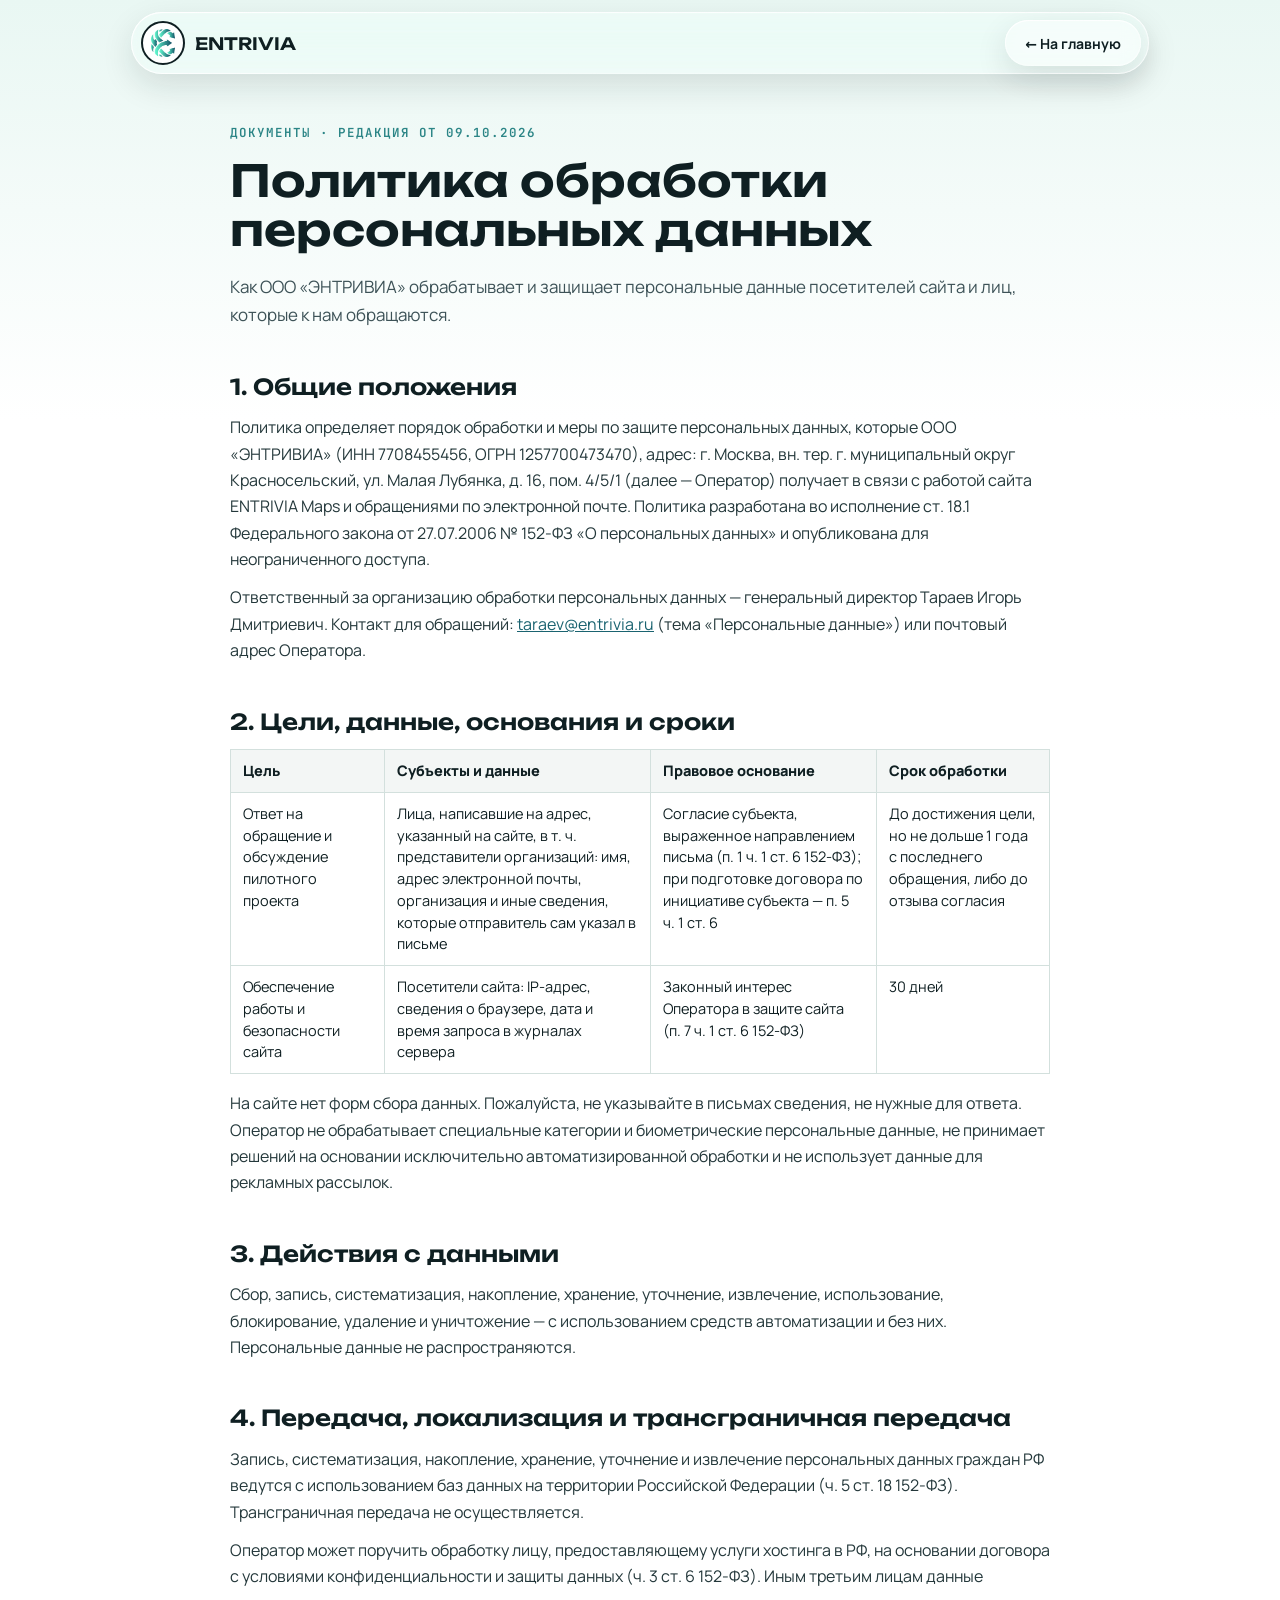
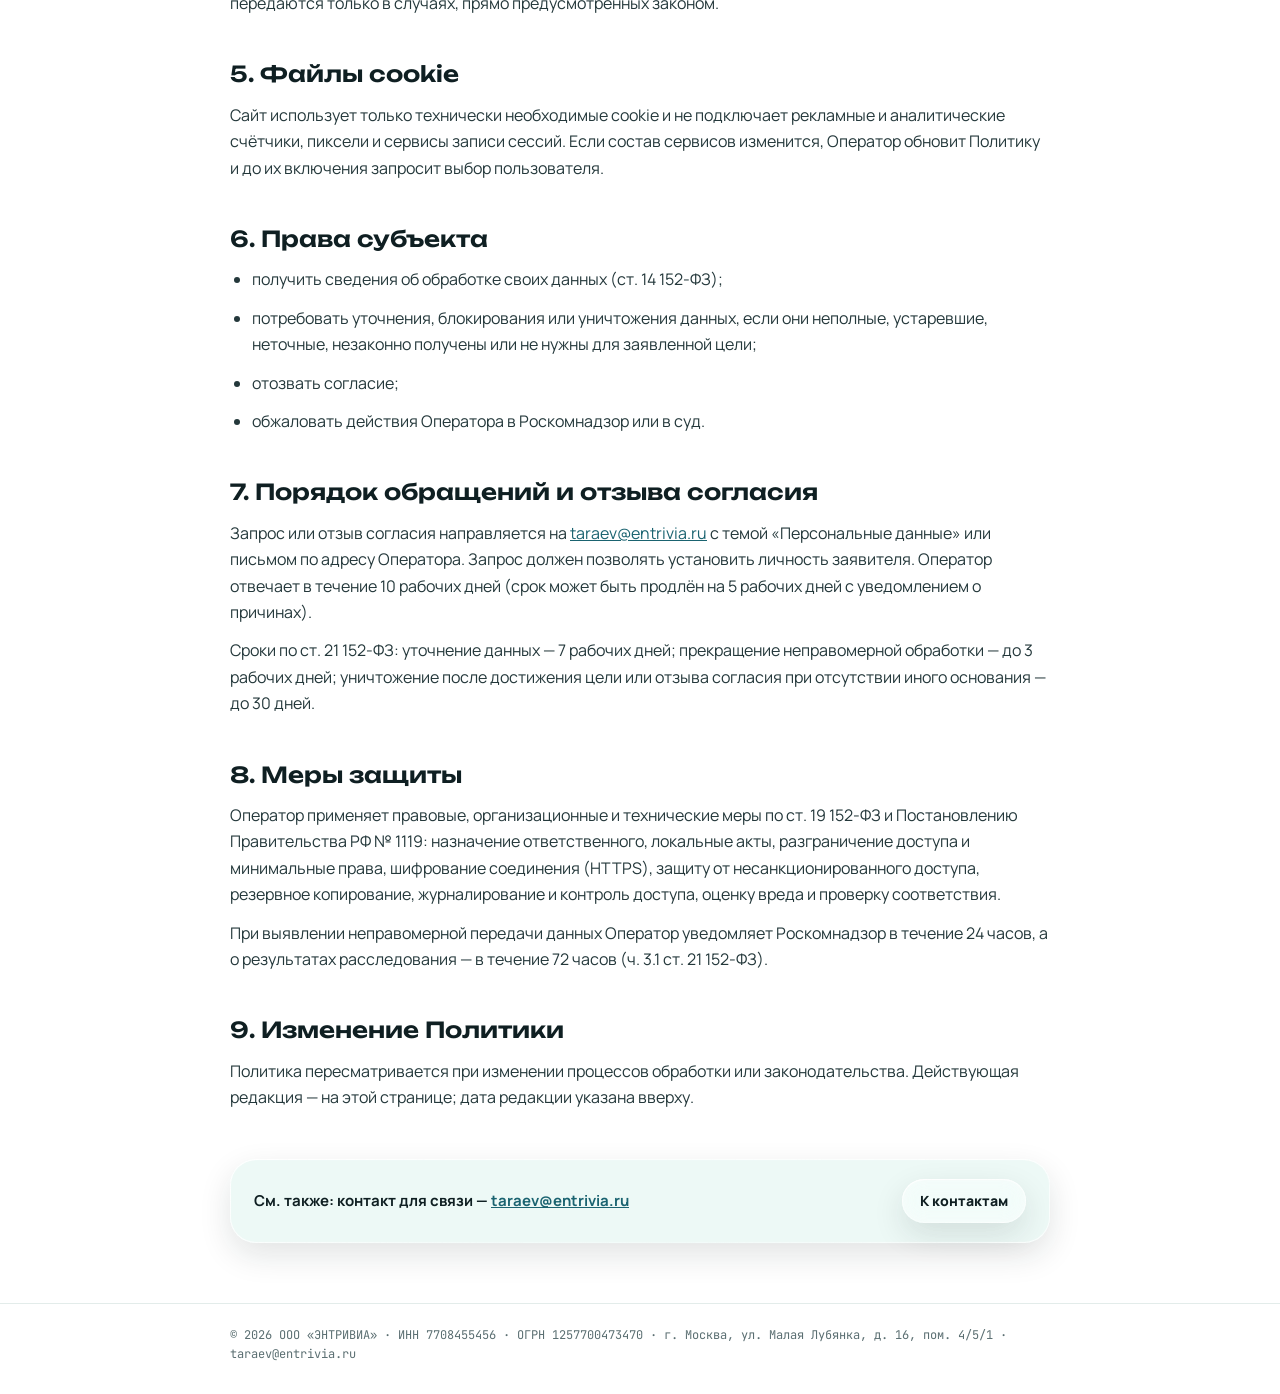
<file: privacy.html>
<!doctype html>
<html lang="ru">
<head>
<meta charset="utf-8">
<meta name="viewport" content="width=device-width, initial-scale=1">
<title>Политика обработки персональных данных — ENTRIVIA</title>
<meta name="description" content="Как ООО «ЭНТРИВИА» обрабатывает и защищает персональные данные.">
<link rel="canonical" href="https://entrivia.ru/privacy.html">
<link rel="icon" type="image/png" href="favicon.png">
<meta property="og:type" content="website">
<meta property="og:locale" content="ru_RU">
<meta property="og:title" content="Политика обработки персональных данных — ENTRIVIA">
<meta property="og:description" content="Как ООО «ЭНТРИВИА» обрабатывает и защищает персональные данные.">
<meta property="og:url" content="https://entrivia.ru/privacy.html">
<meta property="og:image" content="https://entrivia.ru/assets/img/korpus.jpg">
<meta name="theme-color" content="#0F1F22">
<link rel="stylesheet" href="assets/css/fonts.css">
<style>

body{margin:0;background:#FFFFFF}

.lg{position:relative;isolation:isolate;background:rgba(255,255,255,.3);-webkit-backdrop-filter:blur(12px) saturate(180%);backdrop-filter:blur(12px) saturate(180%);box-shadow:inset 0 1px 1px rgba(255,255,255,.9),inset 0 -1px 1px rgba(255,255,255,.35),0 12px 32px rgba(15,31,34,.12)}
.lg::after{content:"";position:absolute;inset:0;border-radius:inherit;pointer-events:none;padding:1.2px;background:linear-gradient(135deg,rgba(255,255,255,.95),rgba(255,255,255,.08) 38%,rgba(255,255,255,.04) 62%,rgba(255,255,255,.7));-webkit-mask:linear-gradient(#000 0 0) content-box,linear-gradient(#000 0 0);-webkit-mask-composite:xor;mask:linear-gradient(#000 0 0) content-box exclude,linear-gradient(#000 0 0)}
.lg-press{transition:transform .55s cubic-bezier(.34,1.56,.64,1)}.lg-press:hover{transform:scale(1.035)}.lg-press:active{transform:scale(.94)}
.doc h2{font-family:'Unbounded',sans-serif;font-weight:600;font-size:22px;line-height:1.25;margin:44px 0 14px}
.doc p,.doc li{font-size:16px;line-height:1.65;color:#24383B;margin:0 0 12px}
.doc ul{margin:0 0 12px;padding-left:22px}
.doc table{width:100%;border-collapse:collapse;margin:8px 0 16px;font-size:14.5px;line-height:1.5}
.doc th,.doc td{border:1px solid #D3E0DD;padding:10px 12px;text-align:left;vertical-align:top}
.doc th{background:#F3F6F5;font-weight:800}
a{color:#1A6370}


[hidden]{display:none !important}
</style>
</head>
<body>
<div style="font-family: 'Manrope', system-ui, sans-serif; color: #0F1F22; background: linear-gradient(180deg, #E9F7F3 0px, #FFFFFF 420px)">
<header style="position: sticky; top: 12px; z-index: 10; padding: 0 clamp(10px, 3vw, 28px); height: 0; overflow: visible">
<div class="lg" style="max-width: 1000px; margin: 0 auto; border-radius: 999px; padding: 8px 8px 8px 10px; display: flex; align-items: center; gap: 12px">
<a href="./" style="display: flex; align-items: center; gap: 10px; color: #0F1F22; text-decoration: none"><span style="width: 44px; height: 44px; border-radius: 50%; border: 2px solid #0F1F22; display: flex; align-items: center; justify-content: center; box-sizing: border-box; background: #FFFFFF"><img src="assets/img/mark.png" alt="" style="width: 24px; height: 28px; object-fit: contain"></span><span style="font-family: 'Unbounded', sans-serif; font-weight: 600; font-size: 17px">ENTRIVIA</span></a>
<div style="flex-grow: 1"></div>
<a class="lg lg-press" href="./" style="height: 46px; padding: 0 20px; border-radius: 999px; display: flex; align-items: center; gap: 8px; color: #0F1F22; text-decoration: none; font-size: 14px; font-weight: 700">← На главную</a>
</div>
</header>
<main class="doc" style="max-width: 820px; margin: 0 auto; padding: 120px clamp(20px, 4vw, 40px) 60px">
<span style="font-family: 'JetBrains Mono', monospace; font-size: 12.5px; font-weight: 600; color: #2B8586; text-transform: uppercase; letter-spacing: 0.08em">Документы · редакция от 09.10.2026</span>
<h1 style="margin: 14px 0 18px; font-family: 'Unbounded', sans-serif; font-weight: 600; font-size: clamp(30px, 4vw, 44px); line-height: 1.12">Политика обработки персональных данных</h1>
<p style="font-size: 17px; color: #3D5257">Как ООО «ЭНТРИВИА» обрабатывает и защищает персональные данные посетителей сайта и лиц, которые к нам обращаются.</p>

<h2>1. Общие положения</h2>
<p>Политика определяет порядок обработки и меры по защите персональных данных, которые ООО «ЭНТРИВИА» (ИНН 7708455456, ОГРН 1257700473470), адрес: г. Москва, вн. тер. г. муниципальный округ Красносельский, ул. Малая Лубянка, д. 16, пом. 4/5/1 (далее — Оператор) получает в связи с работой сайта ENTRIVIA Maps и обращениями по электронной почте. Политика разработана во исполнение ст. 18.1 Федерального закона от 27.07.2006 № 152-ФЗ «О персональных данных» и опубликована для неограниченного доступа.</p>
<p>Ответственный за организацию обработки персональных данных — генеральный директор Тараев Игорь Дмитриевич. Контакт для обращений: <a href="mailto:taraev@entrivia.ru?subject=%D0%9F%D0%B5%D1%80%D1%81%D0%BE%D0%BD%D0%B0%D0%BB%D1%8C%D0%BD%D1%8B%D0%B5%20%D0%B4%D0%B0%D0%BD%D0%BD%D1%8B%D0%B5">taraev@entrivia.ru</a> (тема «Персональные данные») или почтовый адрес Оператора.</p>

<h2>2. Цели, данные, основания и сроки</h2>
<table>
<tr><th>Цель</th><th>Субъекты и данные</th><th>Правовое основание</th><th>Срок обработки</th></tr>
<tr><td>Ответ на обращение и обсуждение пилотного проекта</td><td>Лица, написавшие на адрес, указанный на сайте, в т. ч. представители организаций: имя, адрес электронной почты, организация и иные сведения, которые отправитель сам указал в письме</td><td>Согласие субъекта, выраженное направлением письма (п. 1 ч. 1 ст. 6 152-ФЗ); при подготовке договора по инициативе субъекта — п. 5 ч. 1 ст. 6</td><td>До достижения цели, но не дольше 1 года с последнего обращения, либо до отзыва согласия</td></tr>
<tr><td>Обеспечение работы и безопасности сайта</td><td>Посетители сайта: IP-адрес, сведения о браузере, дата и время запроса в журналах сервера</td><td>Законный интерес Оператора в защите сайта (п. 7 ч. 1 ст. 6 152-ФЗ)</td><td>30 дней</td></tr>
</table>
<p>На сайте нет форм сбора данных. Пожалуйста, не указывайте в письмах сведения, не нужные для ответа. Оператор не обрабатывает специальные категории и биометрические персональные данные, не принимает решений на основании исключительно автоматизированной обработки и не использует данные для рекламных рассылок.</p>

<h2>3. Действия с данными</h2>
<p>Сбор, запись, систематизация, накопление, хранение, уточнение, извлечение, использование, блокирование, удаление и уничтожение — с использованием средств автоматизации и без них. Персональные данные не распространяются.</p>

<h2>4. Передача, локализация и трансграничная передача</h2>
<p>Запись, систематизация, накопление, хранение, уточнение и извлечение персональных данных граждан РФ ведутся с использованием баз данных на территории Российской Федерации (ч. 5 ст. 18 152-ФЗ). Трансграничная передача не осуществляется.</p>
<p>Оператор может поручить обработку лицу, предоставляющему услуги хостинга в РФ, на основании договора с условиями конфиденциальности и защиты данных (ч. 3 ст. 6 152-ФЗ). Иным третьим лицам данные передаются только в случаях, прямо предусмотренных законом.</p>

<h2>5. Файлы cookie</h2>
<p>Сайт использует только технически необходимые cookie и не подключает рекламные и аналитические счётчики, пиксели и сервисы записи сессий. Если состав сервисов изменится, Оператор обновит Политику и до их включения запросит выбор пользователя.</p>

<h2>6. Права субъекта</h2>
<ul>
<li>получить сведения об обработке своих данных (ст. 14 152-ФЗ);</li>
<li>потребовать уточнения, блокирования или уничтожения данных, если они неполные, устаревшие, неточные, незаконно получены или не нужны для заявленной цели;</li>
<li>отозвать согласие;</li>
<li>обжаловать действия Оператора в Роскомнадзор или в суд.</li>
</ul>

<h2>7. Порядок обращений и отзыва согласия</h2>
<p>Запрос или отзыв согласия направляется на <a href="mailto:taraev@entrivia.ru">taraev@entrivia.ru</a> с темой «Персональные данные» или письмом по адресу Оператора. Запрос должен позволять установить личность заявителя. Оператор отвечает в течение 10 рабочих дней (срок может быть продлён на 5 рабочих дней с уведомлением о причинах).</p>
<p>Сроки по ст. 21 152-ФЗ: уточнение данных — 7 рабочих дней; прекращение неправомерной обработки — до 3 рабочих дней; уничтожение после достижения цели или отзыва согласия при отсутствии иного основания — до 30 дней.</p>

<h2>8. Меры защиты</h2>
<p>Оператор применяет правовые, организационные и технические меры по ст. 19 152-ФЗ и Постановлению Правительства РФ № 1119: назначение ответственного, локальные акты, разграничение доступа и минимальные права, шифрование соединения (HTTPS), защиту от несанкционированного доступа, резервное копирование, журналирование и контроль доступа, оценку вреда и проверку соответствия.</p>
<p>При выявлении неправомерной передачи данных Оператор уведомляет Роскомнадзор в течение 24 часов, а о результатах расследования — в течение 72 часов (ч. 3.1 ст. 21 152-ФЗ).</p>

<h2>9. Изменение Политики</h2>
<p>Политика пересматривается при изменении процессов обработки или законодательства. Действующая редакция — на этой странице; дата редакции указана вверху.</p>

<div class="lg" style="margin-top: 48px; border-radius: 26px; padding: 20px 24px; background: rgba(225,246,240,0.6); display: flex; flex-wrap: wrap; align-items: center; justify-content: space-between; gap: 14px">
<span style="font-size: 15px; font-weight: 700">См. также: контакт для связи — <a href="mailto:taraev@entrivia.ru">taraev@entrivia.ru</a></span>
<a class="lg lg-press" href="./#contact" style="height: 44px; padding: 0 18px; border-radius: 999px; display: flex; align-items: center; color: #0F1F22; text-decoration: none; font-size: 14px; font-weight: 800; background: rgba(255,255,255,0.6)">К контактам</a>
</div>
</main>
<footer style="border-top: 1px solid #E3ECEA">
<div style="max-width: 820px; margin: 0 auto; padding: 22px clamp(20px, 4vw, 40px) 30px; font-family: 'JetBrains Mono', monospace; font-size: 12px; line-height: 1.6; color: #5B6F72">© 2026 ООО «ЭНТРИВИА» · ИНН 7708455456 · ОГРН 1257700473470 · г. Москва, ул. Малая Лубянка, д. 16, пом. 4/5/1 · taraev@entrivia.ru</div>
</footer>
</div>

</body>
</html>
</file>
<file: assets/css/fonts.css>
/* Шрифты размещаются на своём сервере (152-ФЗ: без передачи IP посетителей в Google).
   Файлы скачиваются скриптом tools/get-fonts.sh в assets/fonts/. Лицензия всех трёх — SIL Open Font License. */
@font-face{font-family:'Unbounded';src:url('../fonts/unbounded-cyrillic.woff2') format('woff2');font-weight:200 900;font-display:swap;unicode-range:U+0301,U+0400-045F,U+0490-0491,U+04B0-04B1,U+2116}
@font-face{font-family:'Unbounded';src:url('../fonts/unbounded-latin.woff2') format('woff2');font-weight:200 900;font-display:swap;unicode-range:U+0000-00FF,U+0131,U+0152-0153,U+02BB-02BC,U+02C6,U+02DA,U+02DC,U+2000-206F,U+20AC,U+2122,U+2191,U+2193,U+2212,U+2215,U+FEFF,U+FFFD}
@font-face{font-family:'Manrope';src:url('../fonts/manrope-cyrillic.woff2') format('woff2');font-weight:200 800;font-display:swap;unicode-range:U+0301,U+0400-045F,U+0490-0491,U+04B0-04B1,U+2116}
@font-face{font-family:'Manrope';src:url('../fonts/manrope-latin.woff2') format('woff2');font-weight:200 800;font-display:swap;unicode-range:U+0000-00FF,U+0131,U+0152-0153,U+02BB-02BC,U+02C6,U+02DA,U+02DC,U+2000-206F,U+20AC,U+2122,U+2191,U+2193,U+2212,U+2215,U+FEFF,U+FFFD}
@font-face{font-family:'JetBrains Mono';src:url('../fonts/jetbrains-mono-cyrillic.woff2') format('woff2');font-weight:100 800;font-display:swap;unicode-range:U+0301,U+0400-045F,U+0490-0491,U+04B0-04B1,U+2116}
@font-face{font-family:'JetBrains Mono';src:url('../fonts/jetbrains-mono-latin.woff2') format('woff2');font-weight:100 800;font-display:swap;unicode-range:U+0000-00FF,U+0131,U+0152-0153,U+02BB-02BC,U+02C6,U+02DA,U+02DC,U+2000-206F,U+20AC,U+2122,U+2191,U+2193,U+2212,U+2215,U+FEFF,U+FFFD}
</file>
